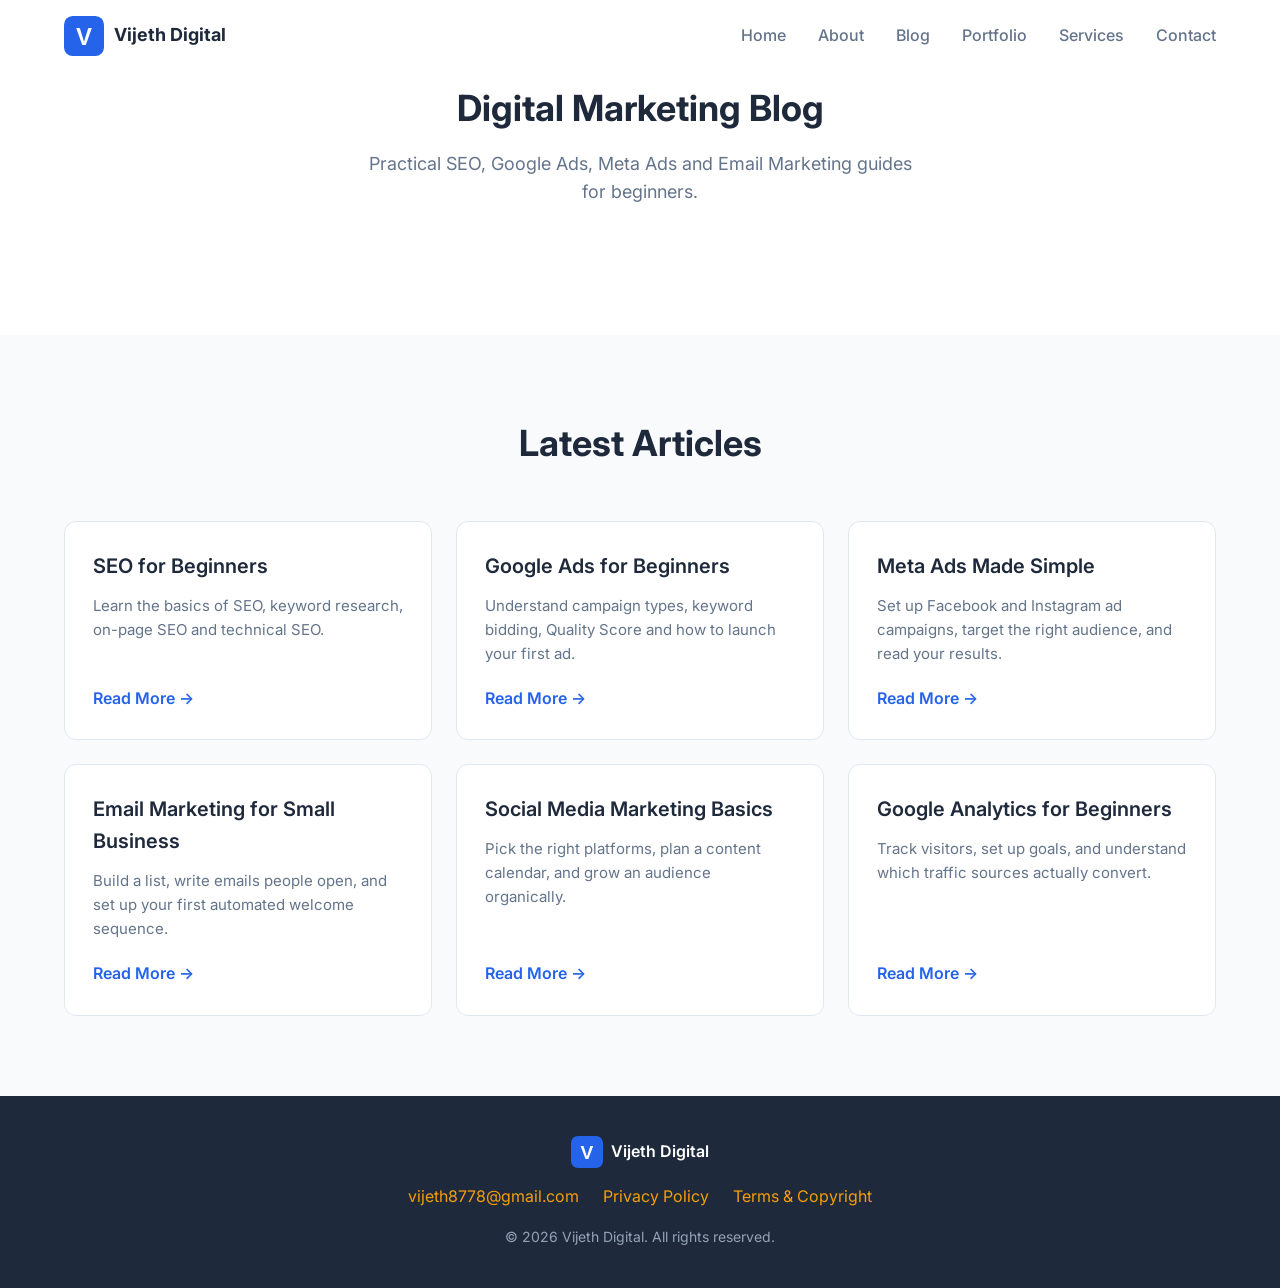
<file: blog.html>
<!DOCTYPE html>
<html lang="en">
<head>
  <meta charset="UTF-8">
  <link rel="dns-prefetch" href="https://www.googletagmanager.com">
<link rel="dns-prefetch" href="https://fonts.googleapis.com">
<link rel="preconnect" href="https://www.googletagmanager.com">
<link rel="preconnect" href="https://www.google-analytics.com">
  <link rel="preload" href="styles.min.css" as="style">
  <meta name="theme-color" content="#2563eb">
  <meta name="viewport" content="width=device-width, initial-scale=1.0">

  <!-- Primary Meta Tags -->
  <title>blog on digital marketing | Vijeth Digital</title>
  <meta name="description" content="Read free SEO, Google Ads, Meta Ads, Email Marketing and Digital Marketing articles from Vijeth Digital to improve your online marketing skills.">
  <meta name="robots" content="index, follow">

  <!-- Canonical -->
  <link rel="canonical" href="https://easy-to-learn-murex.vercel.app/blog.html">

  <!-- Favicon -->
  <link rel="icon" href="logo.svg" type="image/svg+xml">

  <!-- Open Graph Tags -->
  <meta property="og:type" content="website">
  <meta property="og:site_name" content="Vijeth Digital">
  <meta property="og:locale" content="en_US">
  <meta property="og:title" content="Digital Marketing Blog | Vijeth Digital">
  <meta property="og:description" content="Read free SEO, Google Ads, Meta Ads, Email Marketing and Digital Marketing articles from Vijeth Digital to improve your online marketing skills.">
  <meta property="og:url" content="https://easy-to-learn-murex.vercel.app/blog.html">
  <meta property="og:image" content="https://easy-to-learn-murex.vercel.app/vijeth-digital-preview.jpg">
  <meta property="og:image:width" content="1536">
  <meta property="og:image:height" content="1024">

  <!-- Twitter Card Tags -->
  <meta name="twitter:card" content="summary_large_image">
  <meta name="twitter:title" content="Digital Marketing Blog | Vijeth Digital">
  <meta name="twitter:description" content="Read free SEO, Google Ads, Meta Ads, Email Marketing and Digital Marketing articles from Vijeth Digital to improve your online marketing skills.">
  <meta name="twitter:url" content="https://easy-to-learn-murex.vercel.app/blog.html">
  <meta name="twitter:image" content="https://easy-to-learn-murex.vercel.app/vijeth-digital-preview.jpg">

  <!-- Schema: Blog -->
  <script type="application/ld+json">
  {
    "@context": "https://schema.org",
    "@type": "Blog",
    "name": "Vijeth Digital Blog",
    "url": "https://easy-to-learn-murex.vercel.app/blog.html",
    "publisher": {
      "@type": "Organization",
      "name": "Vijeth Digital",
      "founder": {
        "@type": "Person",
        "name": "Vijeth Balakrishnan"
      }
    }
  }
  </script>

  <!-- Schema: BreadcrumbList -->
  <script type="application/ld+json">
  {
    "@context": "https://schema.org",
    "@type": "BreadcrumbList",
    "itemListElement": [
      {
        "@type": "ListItem",
        "position": 1,
        "name": "Home",
        "item": "https://easy-to-learn-murex.vercel.app/"
      },
      {
        "@type": "ListItem",
        "position": 2,
        "name": "Blog",
        "item": "https://easy-to-learn-murex.vercel.app/blog.html"
      }
    ]
  }
  </script>

  <!-- Schema: ItemList -->
  <script type="application/ld+json">
  {
    "@context": "https://schema.org",
    "@type": "ItemList",
    "name": "Digital Marketing Blog",
    "itemListElement": [
      {
        "@type": "ListItem",
        "position": 1,
        "url": "https://easy-to-learn-murex.vercel.app/seo.html",
        "name": "SEO for Beginners"
      },
      {
        "@type": "ListItem",
        "position": 2,
        "url": "https://easy-to-learn-murex.vercel.app/google-ads.html",
        "name": "Google Ads for Beginners"
      },
      {
        "@type": "ListItem",
        "position": 3,
        "url": "https://easy-to-learn-murex.vercel.app/meta-ads.html",
        "name": "Meta Ads Made Simple"
      },
      {
        "@type": "ListItem",
        "position": 4,
        "url": "https://easy-to-learn-murex.vercel.app/email-marketing.html",
        "name": "Email Marketing 101"
      },
      {
        "@type": "ListItem",
        "position": 5,
        "url": "https://easy-to-learn-murex.vercel.app/social-media.html",
        "name": "Social Media Marketing Basics"
      },
      {
        "@type": "ListItem",
        "position": 6,
        "url": "https://easy-to-learn-murex.vercel.app/google-analytics.html",
        "name": "Google Analytics for Beginners"
      }
    ]
  }
  </script>

  <!-- Fonts -->
  <link rel="preconnect" href="https://fonts.googleapis.com">
  <link rel="preconnect" href="https://fonts.gstatic.com" crossorigin>
  <link rel="stylesheet" href="https://fonts.googleapis.com/css2?family=Inter:wght@400;500;600;700&display=swap" media="print" onload="this.media='all'">
  <noscript>
    <link rel="stylesheet" href="https://fonts.googleapis.com/css2?family=Inter:wght@400;500;600;700&display=swap">
  </noscript>

  <!-- Stylesheet -->
  <link rel="stylesheet" href="styles.min.css">

  <!-- Google Analytics -->
</head>
<body>
  <header class="navbar" id="navbar">
    <div class="container navbar__inner">
      <a href="/" class="logo">
        <img src="logo.svg" alt="Vijeth Digital Logo" class="logo__icon" width="40" height="40">
        <span class="logo__text">Vijeth Digital</span>
      </a>
      <button class="navbar__toggle" id="menuToggle" aria-label="Toggle navigation menu" aria-expanded="false" aria-controls="navMenu">
        <span class="navbar__toggle-bar"></span>
        <span class="navbar__toggle-bar"></span>
        <span class="navbar__toggle-bar"></span>
      </button>
      <nav class="navbar__nav" id="navMenu">
        <a href="/" class="nav-link">Home</a>
        <a href="/#about" class="nav-link">About</a>
        <a href="blog.html" class="nav-link">Blog</a>
        <a href="portfolio.html" class="nav-link">Portfolio</a>
        <a href="/#services" class="nav-link">Services</a>
        <a href="/#contact" class="nav-link">Contact</a>
      </nav>
    </div>
  </header>

  <main>
    <section class="section">
      <div class="container">
        <div class="section-header">
          <h1 class="section-title">Digital Marketing Blog</h1>
          <p class="section-subtitle">Practical SEO, Google Ads, Meta Ads and Email Marketing guides for beginners.</p>
        </div>
      </div>
    </section>

    <section class="section section--alt">
      <div class="container">
        <div class="section-header">
          <h2 class="section-title">Latest Articles</h2>
        </div>
        <div class="courses__grid">
          <article class="course-card">
            <h3 class="course-card__title">SEO for Beginners</h3>
            <p class="course-card__desc">Learn the basics of SEO, keyword research, on-page SEO and technical SEO.</p>
            <a href="seo.html" class="course-card__link">Read More →</a>
          </article>
          <article class="course-card">
            <h3 class="course-card__title">Google Ads for Beginners</h3>
            <p class="course-card__desc">Understand campaign types, keyword bidding, Quality Score and how to launch your first ad.</p>
            <a href="google-ads.html" class="course-card__link">Read More →</a>
          </article>
          <article class="course-card">
            <h3 class="course-card__title">Meta Ads Made Simple</h3>
            <p class="course-card__desc">Set up Facebook and Instagram ad campaigns, target the right audience, and read your results.</p>
            <a href="meta-ads.html" class="course-card__link">Read More →</a>
          </article>
          <article class="course-card">
            <h3 class="course-card__title"> Email Marketing for Small Business</h3>
            <p class="course-card__desc">Build a list, write emails people open, and set up your first automated welcome sequence.</p>
            <a href="email-marketing.html" class="course-card__link">Read More →</a>
          </article>
          <article class="course-card">
            <h3 class="course-card__title">Social Media Marketing Basics</h3>
            <p class="course-card__desc">Pick the right platforms, plan a content calendar, and grow an audience organically.</p>
            <a href="social-media.html" class="course-card__link">Read More →</a>
          </article>
          <article class="course-card">
            <h3 class="course-card__title">Google Analytics for Beginners</h3>
            <p class="course-card__desc">Track visitors, set up goals, and understand which traffic sources actually convert.</p>
            <a href="google-analytics.html" class="course-card__link">Read More →</a>
          </article>
        </div>
      </div>
    </section>
  </main>

  <footer class="footer">
    <div class="container footer__inner">
      <div class="footer__brand">
        <img src="logo.svg" alt="Vijeth Digital Logo" class="logo__icon" width="32" height="32">
        <span>Vijeth Digital</span>
      </div>
      <div class="footer__links">
        <a href="mailto:vijeth8778@gmail.com">vijeth8778@gmail.com</a>
        <a href="privacy-policy.html">Privacy Policy</a>
        <a href="terms-and-copyright.html">Terms & Copyright</a>
      </div>
      <p class="footer__copy">&copy; 2026 Vijeth Digital. All rights reserved.</p>
    </div>
  </footer>
  <script src="main.min.js" defer></script>
  <script async defer src="https://www.googletagmanager.com/gtag/js?id=G-7C42LFZFBS"></script>
  <script>
    window.dataLayer = window.dataLayer || [];
    function gtag(){dataLayer.push(arguments);}
    gtag('js', new Date());
    gtag('config', 'G-7C42LFZFBS');
  </script>
</body>
</html>
</file>
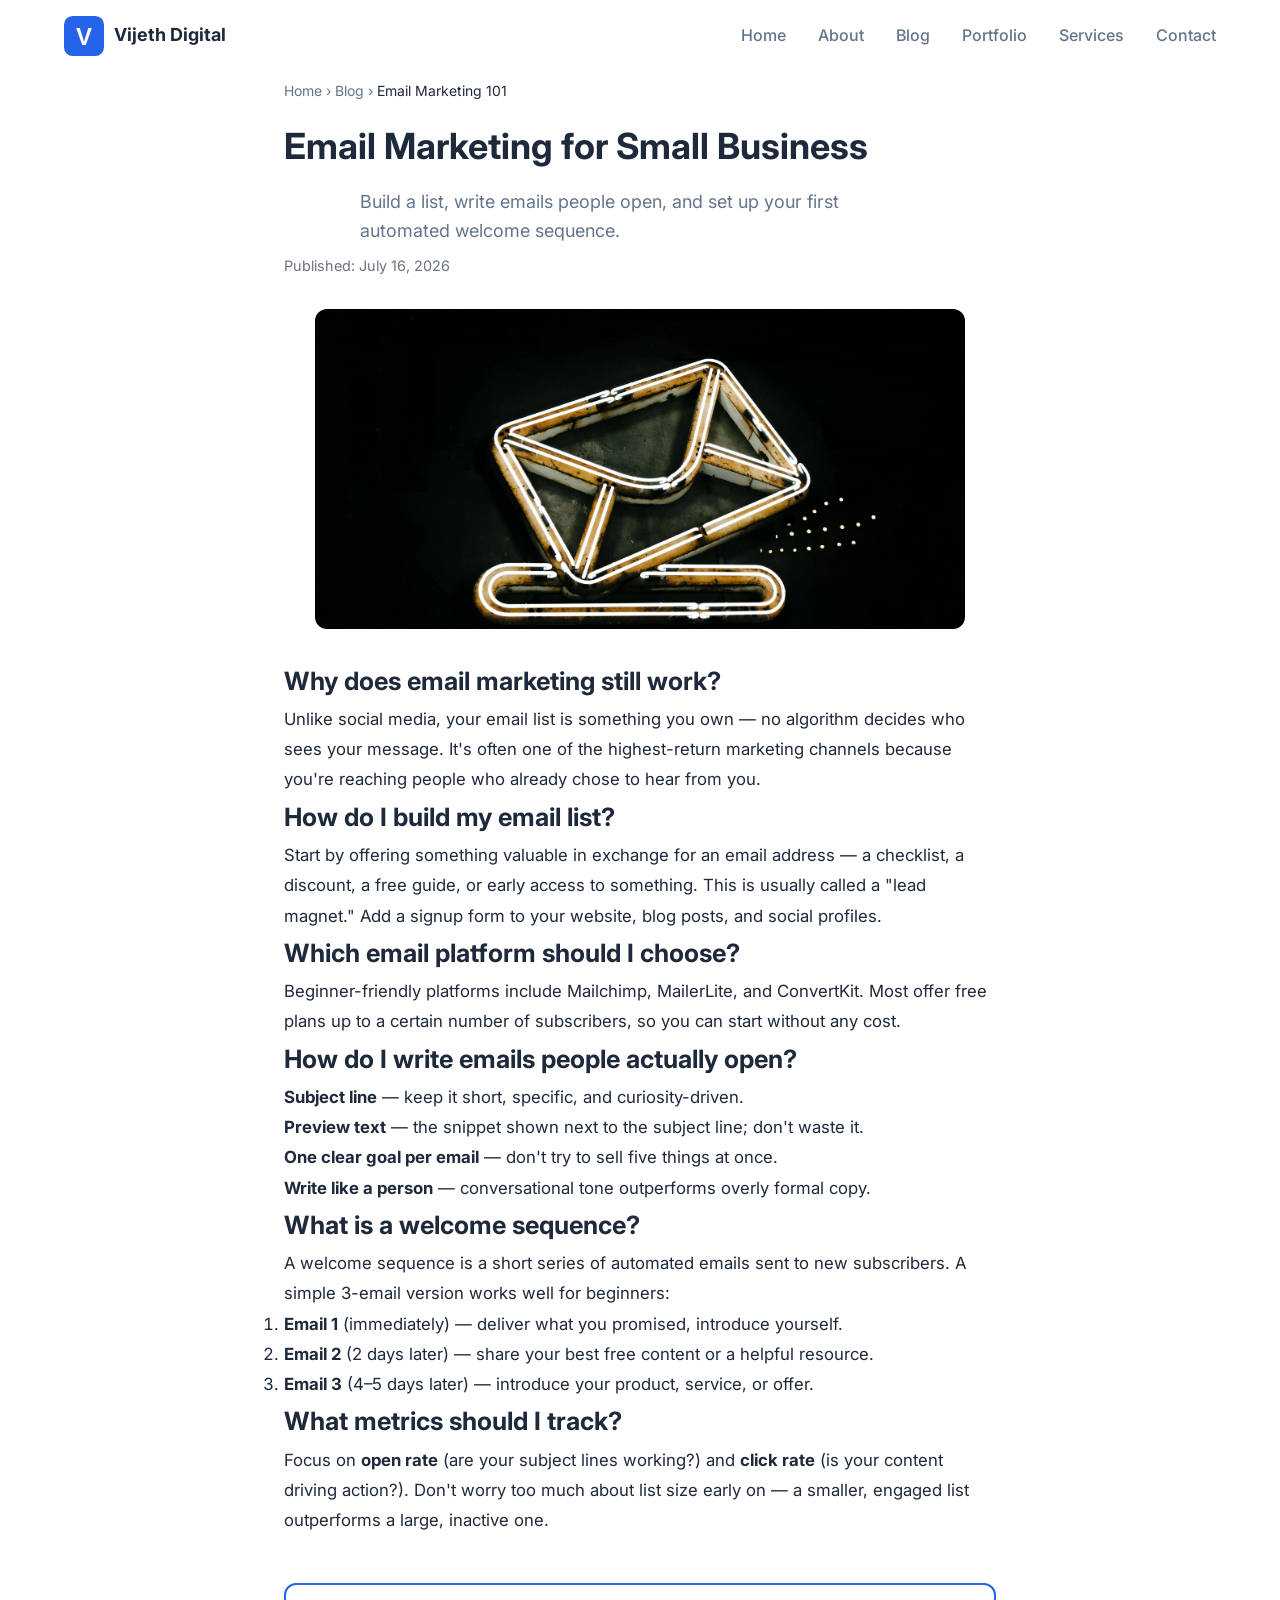
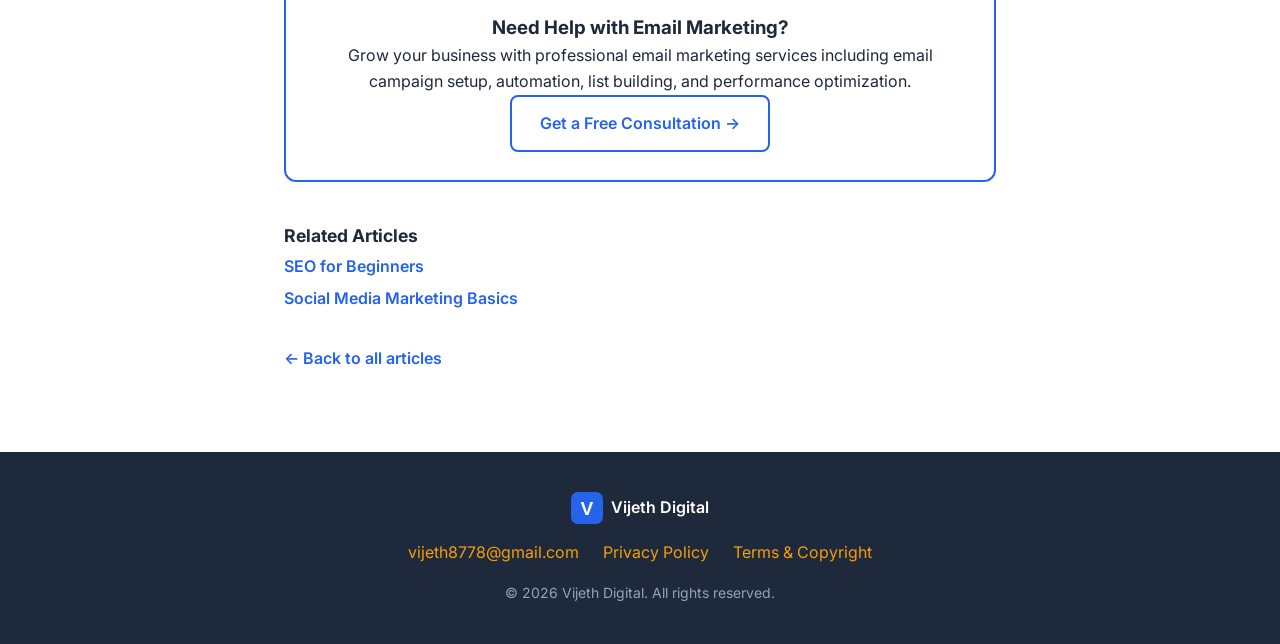
<file: email-marketing.html>
<!DOCTYPE html>
<html lang="en">
<head>
  <meta charset="UTF-8">
  <link rel="dns-prefetch" href="https://www.googletagmanager.com">
  <link rel="dns-prefetch" href="https://fonts.googleapis.com">
  <link rel="preconnect" href="https://www.googletagmanager.com">
  <link rel="preconnect" href="https://www.google-analytics.com">
  <link rel="preload" href="styles.min.css" as="style">
  <meta name="viewport" content="width=device-width, initial-scale=1.0">
 <title>Email Marketing for Small Business: Beginner's Guide | Vijeth Digital</title>
  <meta name="description" content="Learn email marketing basics: building a list, writing emails people open, and setting up your first automated welcome sequence.">
  <link rel="canonical" href="https://easy-to-learn-murex.vercel.app/email-marketing.html">
  <link rel="icon" href="/logo.svg" type="image/svg+xml">
  <meta name="robots" content="index, follow">
<meta property="og:title" content="Email Marketing 101 | Vijeth Digital">
<meta property="og:description" content="Learn email marketing basics: building a list, writing emails people open, and setting up your first automated welcome sequence.">
<meta property="og:image" content="https://easy-to-learn-murex.vercel.app/vijeth-digital-preview.jpg">
<meta property="og:url" content="https://easy-to-learn-murex.vercel.app/email-marketing.html">
<meta property="og:type" content="article">
  <meta property="og:site_name" content="Vijeth Digital">
<meta property="og:locale" content="en_US">
<meta property="og:image:width" content="1536">
<meta property="og:image:height" content="1024">
<meta name="twitter:url" content="https://easy-to-learn-murex.vercel.app/email-marketing.html">
<meta name="twitter:card" content="summary_large_image">
<meta name="twitter:title" content="Email Marketing 101 | Vijeth Digital">
<meta name="twitter:description" content="Learn email marketing basics: building a list, writing emails people open, and setting up your first automated welcome sequence.">
<meta name="twitter:image" content="https://easy-to-learn-murex.vercel.app/vijeth-digital-preview.jpg">
  <link rel="preconnect" href="https://fonts.googleapis.com">
<link rel="preconnect" href="https://fonts.gstatic.com" crossorigin>
<link rel="stylesheet" href="https://fonts.googleapis.com/css2?family=Inter:wght@400;500;600;700&display=swap" media="print" onload="this.media='all'">
<noscript><link rel="stylesheet" href="https://fonts.googleapis.com/css2?family=Inter:wght@400;500;600;700&display=swap"></noscript>
  <link rel="stylesheet" href="/styles.min.css">
  <script type="application/ld+json">
{
  "@context":"https://schema.org",
  "@type":"Article",
  "headline":"Email Marketing 101",
  "description":"Learn email marketing basics: building a list, writing emails people open, and setting up your first automated welcome sequence.",
  "image":"https://easy-to-learn-murex.vercel.app/vijeth-digital-preview.jpg",
  "author":{
    "@type":"Person",
    "name":"Vijeth Balakrishnan"
  },
  "publisher":{
    "@type":"Organization",
    "name":"Vijeth Digital"
  },
  "mainEntityOfPage":"https://easy-to-learn-murex.vercel.app/email-marketing.html",
  "datePublished":"2026-07-16",
  "dateModified":"2026-07-22"
}
</script>
  <script type="application/ld+json">
{
  "@context": "https://schema.org",
  "@type": "FAQPage",
  "mainEntity": [
    {
      "@type": "Question",
      "name": "Why does email marketing still work?",
      "acceptedAnswer": {
        "@type": "Answer",
        "text": "Unlike social media, your email list is something you own, with no algorithm deciding who sees your message, making it one of the highest-return marketing channels."
      }
    },
    {
      "@type": "Question",
      "name": "How do I build my email list?",
      "acceptedAnswer": {
        "@type": "Answer",
        "text": "Offer something valuable in exchange for an email address, such as a checklist, discount, or free guide, known as a lead magnet, and add a signup form to your website and social profiles."
      }
    },
    {
      "@type": "Question",
      "name": "How do I write emails people actually open?",
      "acceptedAnswer": {
        "@type": "Answer",
        "text": "Keep subject lines short and curiosity-driven, use preview text wisely, focus each email on one clear goal, and write in a conversational tone."
      }
    },
    {
      "@type": "Question",
      "name": "What is a welcome sequence?",
      "acceptedAnswer": {
        "@type": "Answer",
        "text": "A welcome sequence is a short series of automated emails sent to new subscribers, typically delivering what you promised, sharing helpful content, and then introducing your offer."
      }
    }
  ]
}
</script>
  <script type="application/ld+json">
{
  "@context": "https://schema.org",
  "@type": "BreadcrumbList",
  "itemListElement": [
    {
      "@type": "ListItem",
      "position": 1,
      "name": "Home",
      "item": "https://easy-to-learn-murex.vercel.app/"
    },
    {
      "@type": "ListItem",
      "position": 2,
      "name": "Blog",
      "item": "https://easy-to-learn-murex.vercel.app/blog.html"
    },
    {
      "@type": "ListItem",
      "position": 3,
      "name": "Email Marketing 101",
      "item": "https://easy-to-learn-murex.vercel.app/email-marketing.html"
    }
  ]
}
</script>
</head>
<body>
  <header class="navbar" id="navbar">
    <div class="container navbar__inner">
     <a href="/" class="logo">
        <img src="logo.svg" alt="Vijeth Digital Logo" class="logo__icon" width="40" height="40">
        <span class="logo__text">Vijeth Digital</span>
      </a>
      <nav class="navbar__nav" id="navMenu">
        <a href="/" class="nav-link">Home</a>
        <a href="/#about" class="nav-link">About</a>
        <a href="blog.html" class="nav-link">Blog</a>
        <a href="portfolio.html" class="nav-link">Portfolio</a>
        <a href="/#services" class="nav-link">Services</a>
        <a href="/#contact" class="nav-link">Contact</a>
      </nav>
    </div>
  </header>

  <main>
    <section class="section">
      <div class="container" style="max-width: 760px;">
        <nav aria-label="Breadcrumb" style="font-size: 0.875rem; color: #64748b; margin-bottom: 1rem;">
          <a href="/" style="color: #64748b;">Home</a> ›
          <a href="blog.html" style="color: #64748b;">Blog</a> ›
          <span style="color: #1e293b;">Email Marketing 101</span>
        </nav>

        <h1 class="section-title"> Email Marketing for Small Business</h1>
        <p class="section-subtitle" style="text-align:left; margin-bottom: 0.5rem;">
          Build a list, write emails people open, and set up your first automated welcome sequence.
        </p>
        <p style="color: #6b7280; font-size: 0.9rem; margin-bottom: 2rem;">
          Published: July 16, 2026
        </p>
        <img src="email-marketing.webp"
     alt="Email Marketing 101"
     class="article-image">

        <article style="line-height: 1.8; font-size: 1.05rem;">

          <h2>Why does email marketing still work?</h2>
          <p>
            Unlike social media, your email list is something you own — no algorithm decides
            who sees your message. It's often one of the highest-return marketing channels
            because you're reaching people who already chose to hear from you.
          </p>

          <h2>How do I build my email list?</h2>
          <p>
            Start by offering something valuable in exchange for an email address — a
            checklist, a discount, a free guide, or early access to something. This is
            usually called a "lead magnet." Add a signup form to your website, blog posts,
            and social profiles.
          </p>

          <h2>Which email platform should I choose?</h2>
          <p>
            Beginner-friendly platforms include Mailchimp, MailerLite, and ConvertKit. Most
            offer free plans up to a certain number of subscribers, so you can start without
            any cost.
          </p>

          <h2>How do I write emails people actually open?</h2>
          <ul>
            <li><strong>Subject line</strong> — keep it short, specific, and curiosity-driven.</li>
            <li><strong>Preview text</strong> — the snippet shown next to the subject line; don't waste it.</li>
            <li><strong>One clear goal per email</strong> — don't try to sell five things at once.</li>
            <li><strong>Write like a person</strong> — conversational tone outperforms overly formal copy.</li>
          </ul>

          <h2>What is a welcome sequence?</h2>
          <p>
            A welcome sequence is a short series of automated emails sent to new subscribers.
            A simple 3-email version works well for beginners:
          </p>
          <ol>
            <li><strong>Email 1</strong> (immediately) — deliver what you promised, introduce yourself.</li>
            <li><strong>Email 2</strong> (2 days later) — share your best free content or a helpful resource.</li>
            <li><strong>Email 3</strong> (4–5 days later) — introduce your product, service, or offer.</li>
          </ol>

          <h2>What metrics should I track?</h2>
          <p>
            Focus on <strong>open rate</strong> (are your subject lines working?) and
            <strong>click rate</strong> (is your content driving action?). Don't worry too
            much about list size early on — a smaller, engaged list outperforms a large,
            inactive one.
          </p>

        </article>
        <div style="margin-top: 3rem; padding: 1.75rem; border: 2px solid #2563eb; border-radius: 12px; text-align: center;">
          <h3>Need Help with Email Marketing?</h3>
      <p>Grow your business with professional email marketing services including email campaign setup, automation, list building, and performance optimization.</p>
     <a href="/#contact" class="btn btn-outline btn-lg">
  Get a Free Consultation →
</a>
        </div>

        <div style="margin-top: 2.5rem;">
          <h3 style="font-size: 1.1rem;">Related Articles</h3>
          <ul style="line-height: 2;">
            <li><a href="seo.html" class="course-card__link">SEO for Beginners</a></li>
            <li><a href="social-media.html" class="course-card__link">Social Media Marketing Basics</a></li>
          </ul>
        </div>

        <p style="margin-top: 2rem;">
          <a href="blog.html" class="course-card__link">← Back to all articles</a>
        </p>

      </div>
    </section>
  </main>

  <footer class="footer">
    <div class="container footer__inner">
      <div class="footer__brand">
        <img src="logo.svg" alt="Vijeth Digital Logo" class="logo__icon" width="32" height="32">
        <span>Vijeth Digital</span>
      </div>
      <div class="footer__links">
  <a href="mailto:vijeth8778@gmail.com">vijeth8778@gmail.com</a>
  <a href="privacy-policy.html">Privacy Policy</a>
        <a href="terms-and-copyright.html">Terms & Copyright</a>
</div>
      <p class="footer__copy">&copy; 2026 Vijeth Digital. All rights reserved.</p>
    </div>
  </footer>
  <script src="main.min.js" defer></script>
  <script async defer src="https://www.googletagmanager.com/gtag/js?id=G-7C42LFZFBS"></script>
  <script>
    window.dataLayer = window.dataLayer || [];
    function gtag(){dataLayer.push(arguments);}
    gtag('js', new Date());
    gtag('config', 'G-7C42LFZFBS');
  </script>
</body>
</html>
</file>
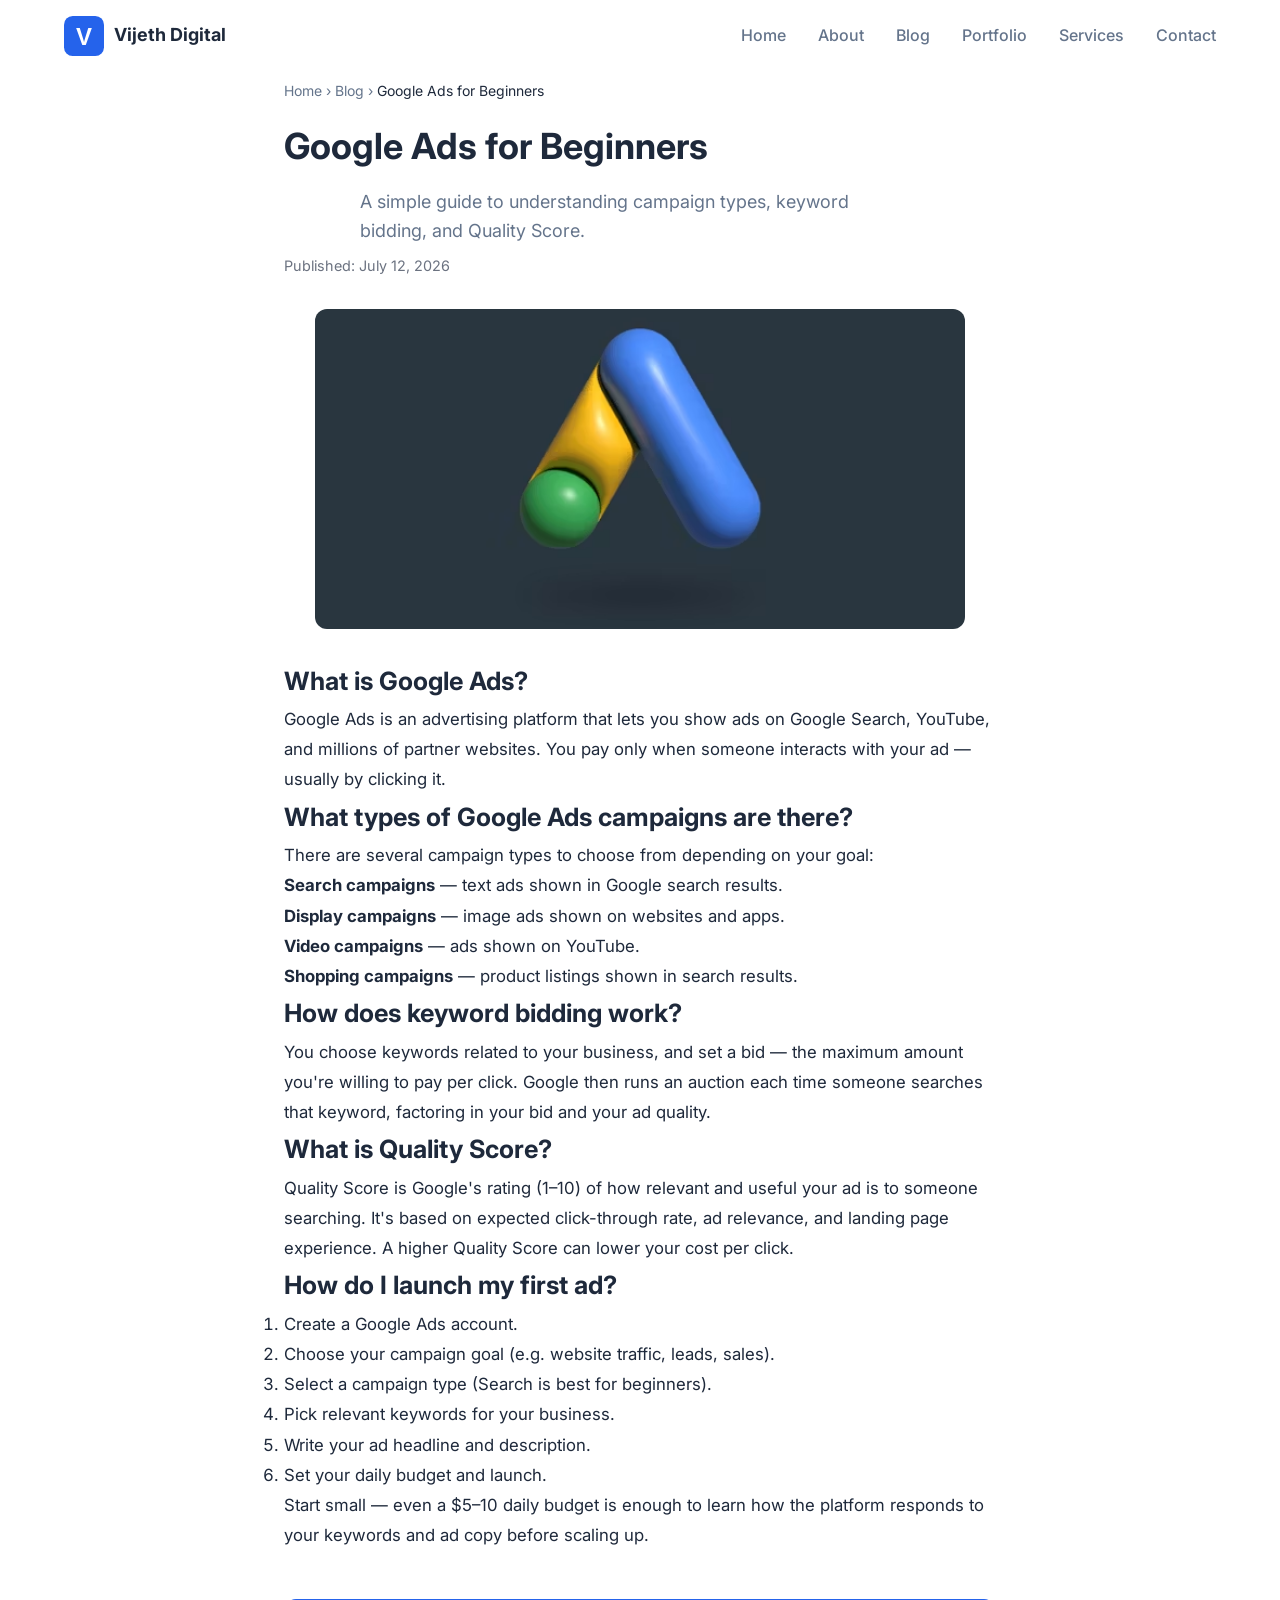
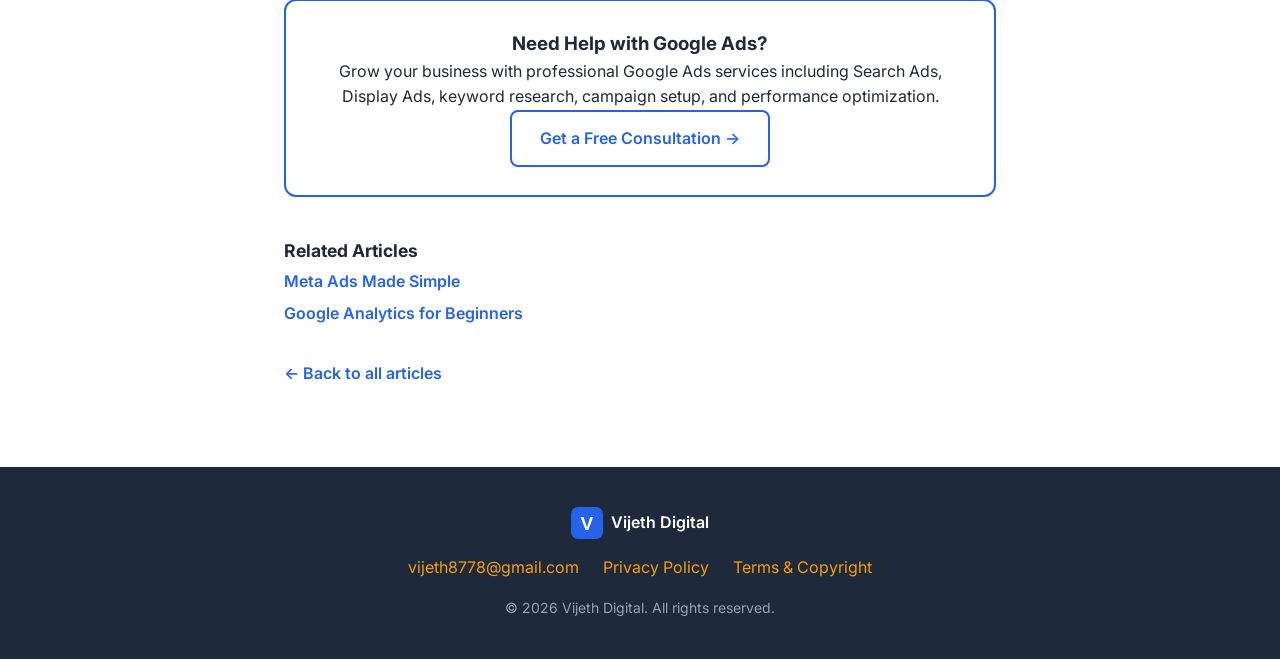
<file: google-ads.html>
<!DOCTYPE html>
<html lang="en">
<head>
  <meta charset="UTF-8">
<link rel="dns-prefetch" href="https://www.googletagmanager.com">
<link rel="dns-prefetch" href="https://fonts.googleapis.com">
<link rel="preconnect" href="https://www.googletagmanager.com">
<link rel="preconnect" href="https://www.google-analytics.com">
  <link rel="preload" href="styles.min.css" as="style">
  <meta name="viewport" content="width=device-width, initial-scale=1.0">
  <meta name="theme-color" content="#2563eb">
  <meta name="description" content="Learn Google Ads basics: campaign types, keyword bidding, Quality Score, and how to launch your first ad.">
  <meta name="keywords" content="Google Ads, PPC, Pay Per Click, Google Ads Tutorial, Search Ads, Google Advertising">
  <title>Google Ads for Beginners | Vijeth Digital</title>
  <link rel="canonical" href="https://easy-to-learn-murex.vercel.app/google-ads.html">
  <link rel="icon" href="/logo.svg" type="image/svg+xml">
  <meta name="robots" content="index, follow">
<meta property="og:title" content="Google Ads for Beginners | Vijeth Digital">
<meta property="og:description" content="Learn Google Ads basics: campaign types, keyword bidding, Quality Score, and how to launch your first ad.">
<meta property="og:image" content="https://easy-to-learn-murex.vercel.app/vijeth-digital-preview.jpg">
<meta property="og:url" content="https://easy-to-learn-murex.vercel.app/google-ads.html">
<meta property="og:type" content="article">
<meta property="og:site_name" content="Vijeth Digital">
<meta property="og:locale" content="en_US">
<meta property="og:image:width" content="1536">
<meta property="og:image:height" content="1024">
<meta property="og:image:type" content="image/jpeg">
<meta property="article:published_time" content="2026-07-12">
<meta name="twitter:card" content="summary_large_image">
<meta name="twitter:title" content="Google Ads for Beginners | Vijeth Digital">
<meta name="twitter:description" content="Learn Google Ads basics: campaign types, keyword bidding, Quality Score, and how to launch your first ad.">
<meta name="twitter:image" content="https://easy-to-learn-murex.vercel.app/vijeth-digital-preview.jpg">
  <meta name="twitter:image:alt" content="Google Ads tutorial showing campaign setup and keyword bidding">
<meta name="twitter:url" content="https://easy-to-learn-murex.vercel.app/google-ads.html">
 <link rel="preconnect" href="https://fonts.googleapis.com">
<link rel="preconnect" href="https://fonts.gstatic.com" crossorigin>
<link rel="stylesheet" href="https://fonts.googleapis.com/css2?family=Inter:wght@400;500;600;700&display=swap" media="print" onload="this.media='all'">
<noscript><link rel="stylesheet" href="https://fonts.googleapis.com/css2?family=Inter:wght@400;500;600;700&display=swap"></noscript>
  <link rel="stylesheet" href="/styles.min.css">
  <script type="application/ld+json">
{
  "@context": "https://schema.org",
  "@type": "Article",
  "headline": "Google Ads for Beginners",
  "description": "Learn Google Ads basics: campaign types, keyword bidding, Quality Score, and how to launch your first ad.",
  "image": [
    "https://easy-to-learn-murex.vercel.app/vijeth-digital-preview.jpg"
  ],
  "author": {
    "@type": "Person",
    "name": "Vijeth Balakrishnan"
  },
  "publisher": {
    "@type": "Organization",
    "name": "Vijeth Digital",
    "logo": {
      "@type": "ImageObject",
      "url": "https://easy-to-learn-murex.vercel.app/logo.svg"
    }
  },
  "mainEntityOfPage": {
    "@type": "WebPage",
    "@id": "https://easy-to-learn-murex.vercel.app/google-ads.html"
  },
  "datePublished": "2026-07-12",
  "articleSection": "Google Ads",
  "keywords": [
    "Google Ads",
    "PPC",
    "Search Ads",
    "Keyword Bidding",
    "Quality Score"
  ],
  "inLanguage": "en",
  "wordCount": 600,
  "articleBody": "Google Ads is an online advertising platform that allows businesses to advertise on Google Search, YouTube, and partner websites. Learn campaign types, keyword bidding, Quality Score, and the steps to launch your first Google Ads campaign."
}
</script>
  <script type="application/ld+json">
{
  "@context": "https://schema.org",
  "@type": "FAQPage",
  "mainEntity": [
    {
      "@type": "Question",
      "name": "What is Google Ads?",
      "acceptedAnswer": {
        "@type": "Answer",
        "text": "Google Ads is an advertising platform that lets you show ads on Google Search, YouTube, and millions of partner websites, where you pay only when someone interacts with your ad."
      }
    },
    {
      "@type": "Question",
      "name": "What types of Google Ads campaigns are there?",
      "acceptedAnswer": {
        "@type": "Answer",
        "text": "The main campaign types are Search campaigns, Display campaigns, Video campaigns, and Shopping campaigns, each suited to different goals."
      }
    },
    {
      "@type": "Question",
      "name": "How does keyword bidding work?",
      "acceptedAnswer": {
        "@type": "Answer",
        "text": "You choose keywords related to your business and set a bid, the maximum you're willing to pay per click, and Google runs an auction each time someone searches that keyword."
      }
    },
    {
      "@type": "Question",
      "name": "What is Quality Score?",
      "acceptedAnswer": {
        "@type": "Answer",
        "text": "Quality Score is Google's rating from 1 to 10 of how relevant and useful your ad is to someone searching, based on click-through rate, ad relevance, and landing page experience."
      }
    }
  ]
}
</script>
  <script type="application/ld+json">
{
  "@context": "https://schema.org",
  "@type": "BreadcrumbList",
  "itemListElement": [
    {
      "@type": "ListItem",
      "position": 1,
      "name": "Home",
      "item": "https://easy-to-learn-murex.vercel.app/"
    },
    {
      "@type": "ListItem",
      "position": 2,
      "name": "Blog",
      "item": "https://easy-to-learn-murex.vercel.app/blog.html"
    },
    {
      "@type": "ListItem",
      "position": 3,
      "name": "Google Ads for Beginners",
      "item": "https://easy-to-learn-murex.vercel.app/google-ads.html"
    }
  ]
}
</script>
</head>
<body>
  <header class="navbar" id="navbar">
    <div class="container navbar__inner">
      <a href="/" class="logo">
        <img src="logo.svg" alt="Vijeth Digital Logo" class="logo__icon" width="40" height="40">
        <span class="logo__text">Vijeth Digital</span>
      </a>
      <nav class="navbar__nav" id="navMenu">
        <a href="/" class="nav-link">Home</a>
        <a href="/#about" class="nav-link">About</a>
        <a href="blog.html" class="nav-link">Blog</a>
        <a href="portfolio.html" class="nav-link">Portfolio</a>
        <a href="/#services" class="nav-link">Services</a>
        <a href="/#contact" class="nav-link">Contact</a>
      </nav>
    </div>
  </header>

  <main>
    <section class="section">
    <div class="container" style="max-width: 760px;">

        <nav aria-label="Breadcrumb" style="font-size: 0.875rem; color: #64748b; margin-bottom: 1rem;">
          <a href="/" style="color: #64748b;">Home</a> ›
          <a href="blog.html" style="color: #64748b;">Blog</a> ›
          <span style="color: #1e293b;">Google Ads for Beginners</span>
        </nav>

        <h1 class="section-title">Google Ads for Beginners</h1>
        <p class="section-subtitle" style="text-align:left; margin-bottom: 0.5rem;">
          A simple guide to understanding campaign types, keyword bidding, and Quality Score.
        </p>
        <p style="color: #6b7280; font-size: 0.9rem; margin-bottom: 2rem;">
          Published: July 12, 2026
        </p>
        <img
  src="google-ads.jpg"
  alt="Google Ads for Beginners guide showing campaign setup, keyword bidding, and Quality Score"
  class="article-image"
  width="1200"
  height="630"
  loading="eager"
  fetchpriority="high">

        <article style="line-height: 1.8; font-size: 1.05rem;">

          <h2>What is Google Ads?</h2>
          <p>
            Google Ads is an advertising platform that lets you show ads on Google Search,
            YouTube, and millions of partner websites. You pay only when someone interacts
            with your ad — usually by clicking it.
          </p>

          <h2>What types of Google Ads campaigns are there?</h2>
          <p>
            There are several campaign types to choose from depending on your goal:
          </p>
          <ul>
            <li><strong>Search campaigns</strong> — text ads shown in Google search results.</li>
            <li><strong>Display campaigns</strong> — image ads shown on websites and apps.</li>
            <li><strong>Video campaigns</strong> — ads shown on YouTube.</li>
            <li><strong>Shopping campaigns</strong> — product listings shown in search results.</li>
          </ul>

          <h2>How does keyword bidding work?</h2>
          <p>
            You choose keywords related to your business, and set a bid — the maximum
            amount you're willing to pay per click. Google then runs an auction each time
            someone searches that keyword, factoring in your bid and your ad quality.
          </p>

          <h2>What is Quality Score?</h2>
          <p>
            Quality Score is Google's rating (1–10) of how relevant and useful your ad is
            to someone searching. It's based on expected click-through rate, ad relevance,
            and landing page experience. A higher Quality Score can lower your cost per click.
          </p>

          <h2>How do I launch my first ad?</h2>
          <ol>
            <li>Create a Google Ads account.</li>
            <li>Choose your campaign goal (e.g. website traffic, leads, sales).</li>
            <li>Select a campaign type (Search is best for beginners).</li>
            <li>Pick relevant keywords for your business.</li>
            <li>Write your ad headline and description.</li>
            <li>Set your daily budget and launch.</li>
          </ol>

          <p>
            Start small — even a $5–10 daily budget is enough to learn how the platform
            responds to your keywords and ad copy before scaling up.
          </p>
        </article>
       <div style="margin-top: 3rem; padding: 1.75rem; border: 2px solid #2563eb; border-radius: 12px; text-align: center;">
  <h3>Need Help with Google Ads?</h3>
  <p>Grow your business with professional Google Ads services including Search Ads,
    Display Ads, keyword research, campaign setup, and performance optimization.</p>
<a href="/#contact" class="btn btn-outline btn-lg">
  Get a Free Consultation →
</a>
      </div>
       <div style="margin-top: 2.5rem;">
          <h3 style="font-size: 1.1rem;">Related Articles</h3>
          <ul style="line-height: 2;">
            <li><a href="meta-ads.html" class="course-card__link">Meta Ads Made Simple</a></li>
            <li><a href="google-analytics.html" class="course-card__link">Google Analytics for Beginners</a></li>
          </ul>
        </div>

        <p style="margin-top: 2rem;">
          <a href="blog.html" class="course-card__link">← Back to all articles</a>
        </p>

      </div>
    </section>
  </main>

  <footer class="footer">
    <div class="container footer__inner">
      <div class="footer__brand">
        <img src="logo.svg" alt="Vijeth Digital Logo" class="logo__icon" width="32" height="32">
        <span>Vijeth Digital</span>
      </div>
      <div class="footer__links">
  <a href="mailto:vijeth8778@gmail.com">vijeth8778@gmail.com</a>
  <a href="privacy-policy.html">Privacy Policy</a>
        <a href="terms-and-copyright.html">Terms & Copyright</a>
</div>
      <p class="footer__copy">&copy; 2026 Vijeth Digital. All rights reserved.</p>
    </div>
  </footer>

 <script src="main.min.js" defer></script>
  <script async defer src="https://www.googletagmanager.com/gtag/js?id=G-7C42LFZFBS"></script>
  <script>
    window.dataLayer = window.dataLayer || [];
    function gtag(){dataLayer.push(arguments);}
    gtag('js', new Date());
    gtag('config', 'G-7C42LFZFBS');
  </script>
</body>
</html>
</file>
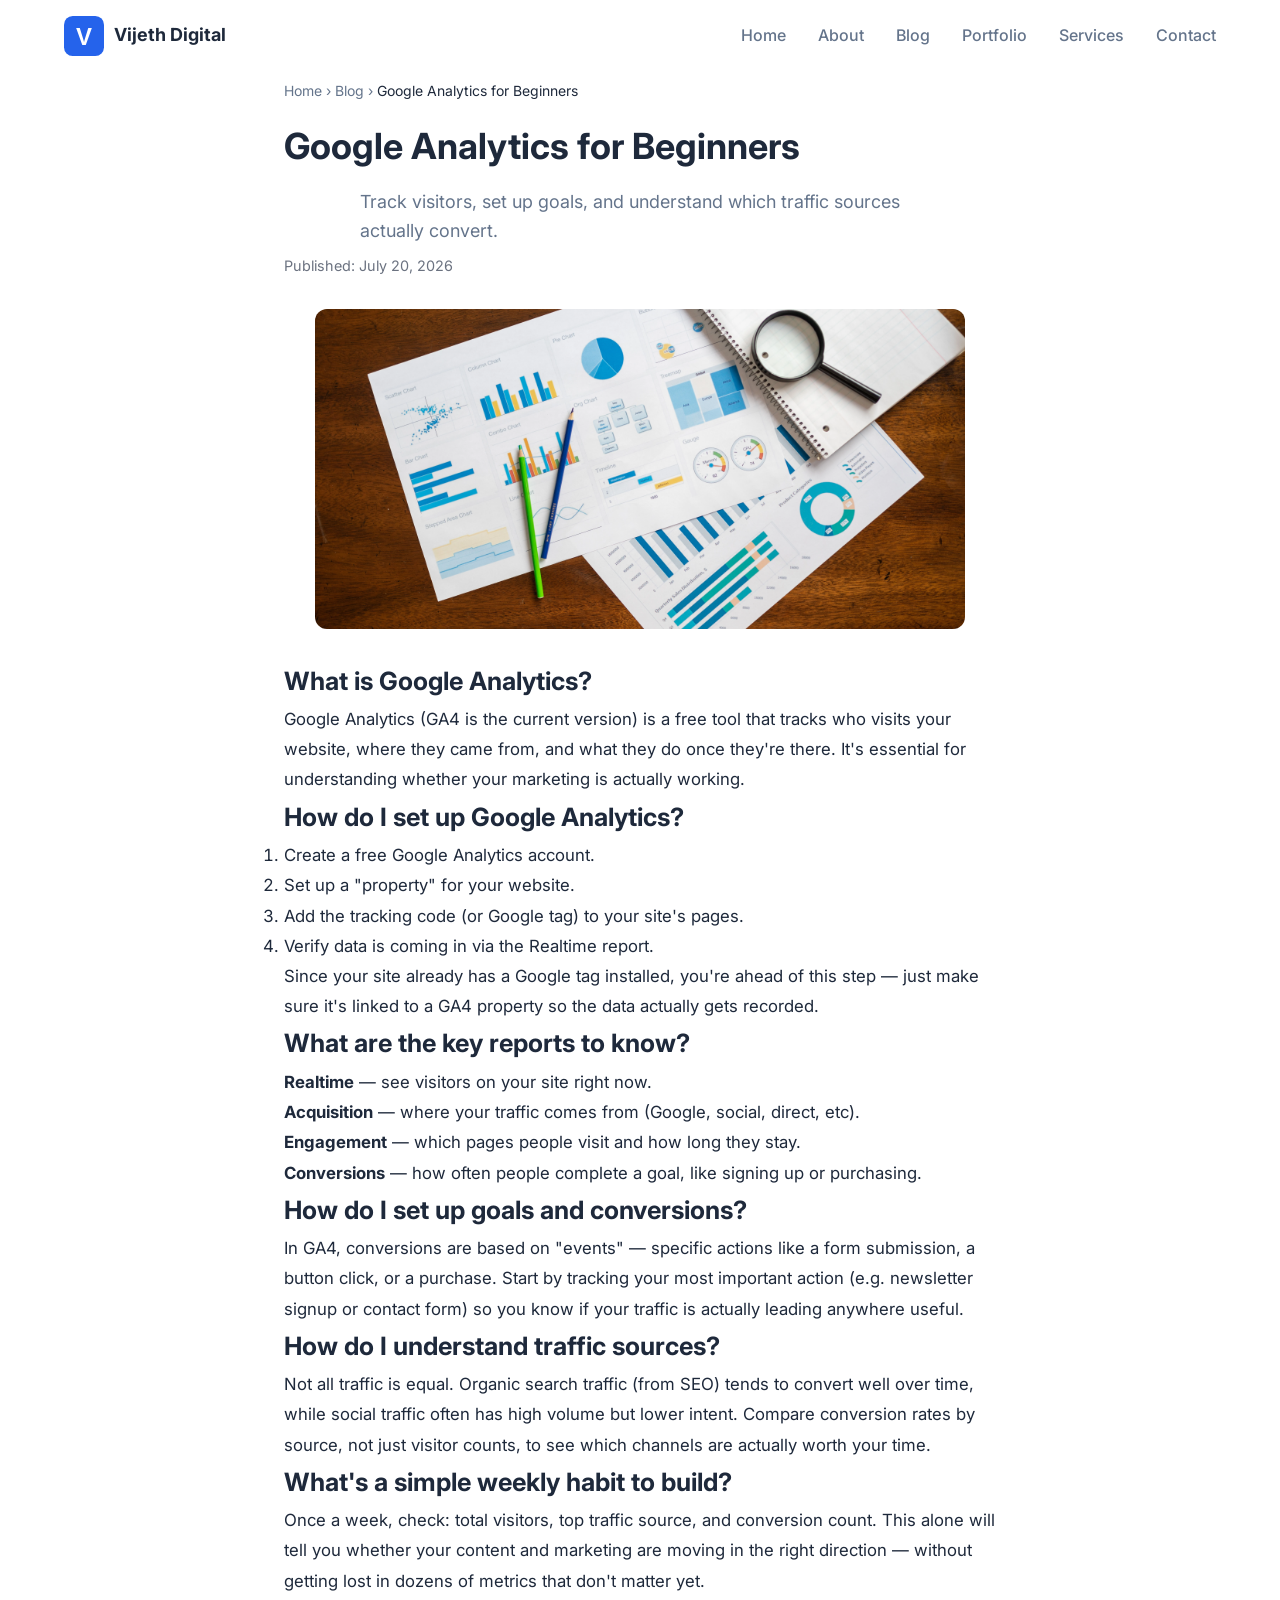
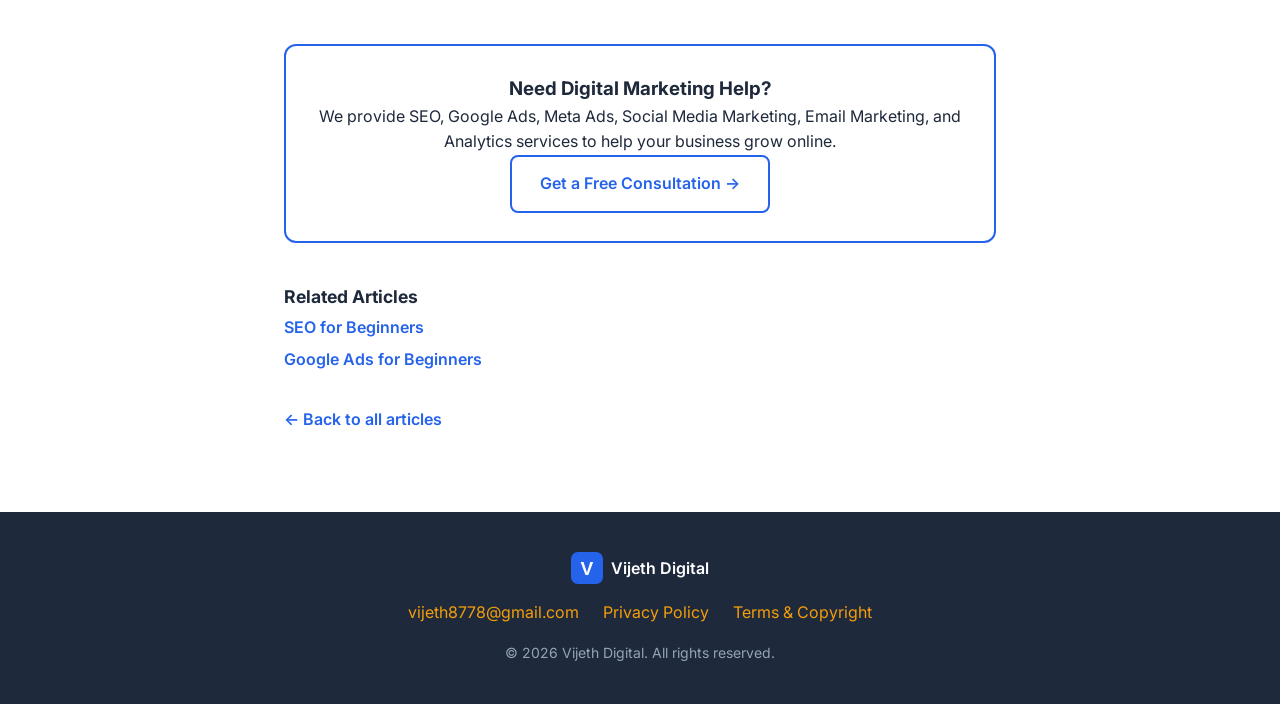
<file: google-analytics.html>
<!DOCTYPE html>
<html lang="en">
<head>
<meta charset="UTF-8">
<link rel="dns-prefetch" href="https://www.googletagmanager.com">
<link rel="dns-prefetch" href="https://fonts.googleapis.com">
<link rel="preconnect" href="https://www.googletagmanager.com">
<link rel="preconnect" href="https://www.google-analytics.com">
  <link rel="preload" href="styles.min.css" as="style">
  <meta name="viewport" content="width=device-width, initial-scale=1.0">
  <meta name="theme-color" content="#2563eb">
  <meta name="description" content="Learn Google Analytics basics: tracking visitors, setting up goals, and understanding which traffic sources convert.">
  <meta name="keywords" content="Google Analytics, GA4, Web Analytics, Google Analytics Tutorial, Website Analytics">
  <title>Google Analytics for Beginners | Vijeth Digital</title>
  <link rel="canonical" href="https://easy-to-learn-murex.vercel.app/google-analytics.html">
  <link rel="icon" href="/logo.svg" type="image/svg+xml">
  <meta name="robots" content="index, follow">
<meta property="og:title" content="Google Analytics for Beginners | Vijeth Digital">
<meta property="og:description" content="Learn Google Analytics basics: tracking visitors, setting up goals, and understanding which traffic sources convert.">
<meta property="og:image" content="https://easy-to-learn-murex.vercel.app/vijeth-digital-preview.jpg">
<meta property="og:url" content="https://easy-to-learn-murex.vercel.app/google-analytics.html">
<meta property="og:type" content="article">
  <meta property="og:site_name" content="Vijeth Digital">
<meta property="og:locale" content="en_US">
<meta property="og:image:width" content="1536">
<meta property="og:image:height" content="1024">
<meta property="og:image:type" content="image/jpeg">
<meta property="article:published_time" content="2026-07-20">
<meta property="article:author" content="Vijeth Balakrishnan">
<meta name="twitter:card" content="summary_large_image">
<meta name="twitter:title" content="Google Analytics for Beginners | Vijeth Digital">
<meta name="twitter:description" content="Learn Google Analytics basics: tracking visitors, setting up goals, and understanding which traffic sources convert.">
<meta name="twitter:image" content="https://easy-to-learn-murex.vercel.app/vijeth-digital-preview.jpg">
  <meta name="twitter:image:alt" content="Google Analytics dashboard showing website traffic reports">
<meta name="twitter:url" content="https://easy-to-learn-murex.vercel.app/google-analytics.html">
  <link rel="preconnect" href="https://fonts.googleapis.com">
<link rel="preconnect" href="https://fonts.gstatic.com" crossorigin>
<link rel="stylesheet" href="https://fonts.googleapis.com/css2?family=Inter:wght@400;500;600;700&display=swap" media="print" onload="this.media='all'">
<noscript><link rel="stylesheet" href="https://fonts.googleapis.com/css2?family=Inter:wght@400;500;600;700&display=swap"></noscript>
  <link rel="stylesheet" href="/styles.min.css">
  <script type="application/ld+json">
{
  "@context": "https://schema.org",
  "@type": "Article",
  "headline": "Google Analytics for Beginners",
  "description": "Learn Google Analytics basics: tracking visitors, setting up goals, and understanding which traffic sources convert.",
  "image": [
    "https://easy-to-learn-murex.vercel.app/vijeth-digital-preview.jpg"
  ],
  "author": {
    "@type": "Person",
    "name": "Vijeth Balakrishnan"
  },
  "publisher": {
    "@type": "Organization",
    "name": "Vijeth Digital",
    "logo": {
      "@type": "ImageObject",
      "url": "https://easy-to-learn-murex.vercel.app/logo.svg"
    }
  },
  "mainEntityOfPage": {
    "@type": "WebPage",
    "@id": "https://easy-to-learn-murex.vercel.app/google-analytics.html"
  },
  "datePublished": "2026-07-20",
  "dateModified": "2026-07-20",
  "articleSection": "Google Analytics",
  "keywords": [
    "Google Analytics",
    "GA4",
    "Web Analytics",
    "Traffic Sources",
    "Conversions"
  ],
  "inLanguage": "en",
  "wordCount": 620,
  "articleBody": "Google Analytics (GA4) is a free web analytics platform that helps website owners measure visitor behavior, traffic sources, user engagement, and conversions. This beginner's guide explains how to set up Google Analytics, install the Google tag, understand key reports such as Realtime, Acquisition, Engagement, and Conversions, configure goals, analyze traffic sources, and use data to improve website performance and marketing results."
}
</script>
  <script type="application/ld+json">
{
  "@context": "https://schema.org",
  "@type": "FAQPage",
  "mainEntity": [
    {
      "@type": "Question",
      "name": "What is Google Analytics?",
      "acceptedAnswer": {
        "@type": "Answer",
        "text": "Google Analytics, currently GA4, is a free tool that tracks who visits your website, where they came from, and what they do once they're there."
      }
    },
    {
      "@type": "Question",
      "name": "How do I set up Google Analytics?",
      "acceptedAnswer": {
        "@type": "Answer",
        "text": "Create a free Google Analytics account, set up a property for your website, add the tracking code to your site's pages, and verify data through the Realtime report."
      }
    },
    {
      "@type": "Question",
      "name": "What are the key Google Analytics reports?",
      "acceptedAnswer": {
        "@type": "Answer",
        "text": "The key reports are Realtime for current visitors, Acquisition for traffic sources, Engagement for page visits and time spent, and Conversions for completed goals."
      }
    },
    {
      "@type": "Question",
      "name": "How do I understand traffic sources?",
      "acceptedAnswer": {
        "@type": "Answer",
        "text": "Organic search traffic tends to convert well over time, while social traffic often has high volume but lower intent, so compare conversion rates by source rather than just visitor counts."
      }
    }
  ]
}
</script>
  <script type="application/ld+json">
{
  "@context": "https://schema.org",
  "@type": "BreadcrumbList",
  "itemListElement": [
    {
      "@type": "ListItem",
      "position": 1,
      "name": "Home",
      "item": "https://easy-to-learn-murex.vercel.app/"
    },
    {
      "@type": "ListItem",
      "position": 2,
      "name": "Blog",
      "item": "https://easy-to-learn-murex.vercel.app/blog.html"
    },
    {
      "@type": "ListItem",
      "position": 3,
      "name": "Google Analytics for Beginners",
      "item": "https://easy-to-learn-murex.vercel.app/google-analytics.html"
    }
  ]
}
</script>
</head>
<body>
  <header class="navbar" id="navbar">
    <div class="container navbar__inner">
      <a href="/" class="logo">
       <img src="logo.svg" alt="Vijeth Digital Logo" class="logo__icon" width="40" height="40">
        <span class="logo__text">Vijeth Digital</span>
      </a>
      <nav class="navbar__nav" id="navMenu">
        <a href="/" class="nav-link">Home</a>
        <a href="/#about" class="nav-link">About</a>
        <a href="blog.html" class="nav-link">Blog</a>
        <a href="portfolio.html" class="nav-link">Portfolio</a>
        <a href="/#services" class="nav-link">Services</a>
        <a href="/#contact" class="nav-link">Contact</a>
      </nav>
    </div>
  </header>
  <main>
    <section class="section">
      <div class="container" style="max-width: 760px;">

        <nav aria-label="Breadcrumb" style="font-size: 0.875rem; color: #64748b; margin-bottom: 1rem;">
          <a href="/" style="color: #64748b;">Home</a> ›
          <a href="blog.html" style="color: #64748b;">Blog</a> ›
          <span style="color: #1e293b;">Google Analytics for Beginners</span>
        </nav>

        <h1 class="section-title">Google Analytics for Beginners</h1>
        <p class="section-subtitle" style="text-align:left; margin-bottom: 0.5rem;">
          Track visitors, set up goals, and understand which traffic sources actually convert.
        </p>
        <p style="color: #6b7280; font-size: 0.9rem; margin-bottom: 2rem;">
          Published: July 20, 2026
        </p>
       <img
  src="google-analytics.webp"
  alt="Google Analytics dashboard showing website traffic reports"
  class="article-image"
  width="1200"
  height="630"
  loading="eager"
  fetchpriority="high">

        <article style="line-height: 1.8; font-size: 1.05rem;">

          <h2>What is Google Analytics?</h2>
          <p>
            Google Analytics (GA4 is the current version) is a free tool that tracks who
            visits your website, where they came from, and what they do once they're there.
            It's essential for understanding whether your marketing is actually working.
          </p>

          <h2>How do I set up Google Analytics?</h2>
          <ol>
            <li>Create a free Google Analytics account.</li>
            <li>Set up a "property" for your website.</li>
            <li>Add the tracking code (or Google tag) to your site's pages.</li>
            <li>Verify data is coming in via the Realtime report.</li>
          </ol>
          <p>
            Since your site already has a Google tag installed, you're ahead of this step —
            just make sure it's linked to a GA4 property so the data actually gets recorded.
          </p>

          <h2>What are the key reports to know?</h2>
          <ul>
            <li><strong>Realtime</strong> — see visitors on your site right now.</li>
            <li><strong>Acquisition</strong> — where your traffic comes from (Google, social, direct, etc).</li>
            <li><strong>Engagement</strong> — which pages people visit and how long they stay.</li>
            <li><strong>Conversions</strong> — how often people complete a goal, like signing up or purchasing.</li>
          </ul>

          <h2>How do I set up goals and conversions?</h2>
          <p>
            In GA4, conversions are based on "events" — specific actions like a form
            submission, a button click, or a purchase. Start by tracking your most important
            action (e.g. newsletter signup or contact form) so you know if your traffic is
            actually leading anywhere useful.
          </p>

          <h2>How do I understand traffic sources?</h2>
          <p>
            Not all traffic is equal. Organic search traffic (from SEO) tends to convert
            well over time, while social traffic often has high volume but lower intent.
            Compare conversion rates by source, not just visitor counts, to see which
            channels are actually worth your time.
          </p>

          <h2>What's a simple weekly habit to build?</h2>
          <p>
            Once a week, check: total visitors, top traffic source, and conversion count.
            This alone will tell you whether your content and marketing are moving in the
            right direction — without getting lost in dozens of metrics that don't matter yet.
          </p>
        </article>
        <div style="margin-top: 3rem; padding: 1.75rem; border: 2px solid #2563eb; border-radius: 12px; text-align: center;">
  <h3>Need Digital Marketing Help?</h3>
  <p>
    We provide SEO, Google Ads, Meta Ads, Social Media Marketing, Email Marketing,
    and Analytics services to help your business grow online.
  </p>
<a href="/#contact" class="btn btn-outline btn-lg">
  Get a Free Consultation →
</a>
</div>
        <div style="margin-top: 2.5rem;">
          <h3 style="font-size: 1.1rem;">Related Articles</h3>
          <ul style="line-height: 2;">
            <li><a href="seo.html" class="course-card__link">SEO for Beginners</a></li>
            <li><a href="google-ads.html" class="course-card__link">Google Ads for Beginners</a></li>
          </ul>
        </div>
        <p style="margin-top: 2rem;">
          <a href="blog.html" class="course-card__link">← Back to all articles</a>
        </p>
      </div>
    </section>
  </main>
  <footer class="footer">
    <div class="container footer__inner">
      <div class="footer__brand">
        <img src="logo.svg" alt="Vijeth Digital Logo" class="logo__icon" width="32" height="32">
        <span>Vijeth Digital</span>
      </div>
      <div class="footer__links">
  <a href="mailto:vijeth8778@gmail.com">vijeth8778@gmail.com</a>
  <a href="privacy-policy.html">Privacy Policy</a>
        <a href="terms-and-copyright.html">Terms & Copyright</a>
</div>
      <p class="footer__copy">&copy; 2026 Vijeth Digital. All rights reserved.</p>
    </div>
  </footer>
  <script src="main.min.js" defer></script>
  <script async defer src="https://www.googletagmanager.com/gtag/js?id=G-7C42LFZFBS"></script>
  <script>
    window.dataLayer = window.dataLayer || [];
    function gtag(){dataLayer.push(arguments);}
    gtag('js', new Date());
    gtag('config', 'G-7C42LFZFBS');
  </script>
</body>
</html>
</file>
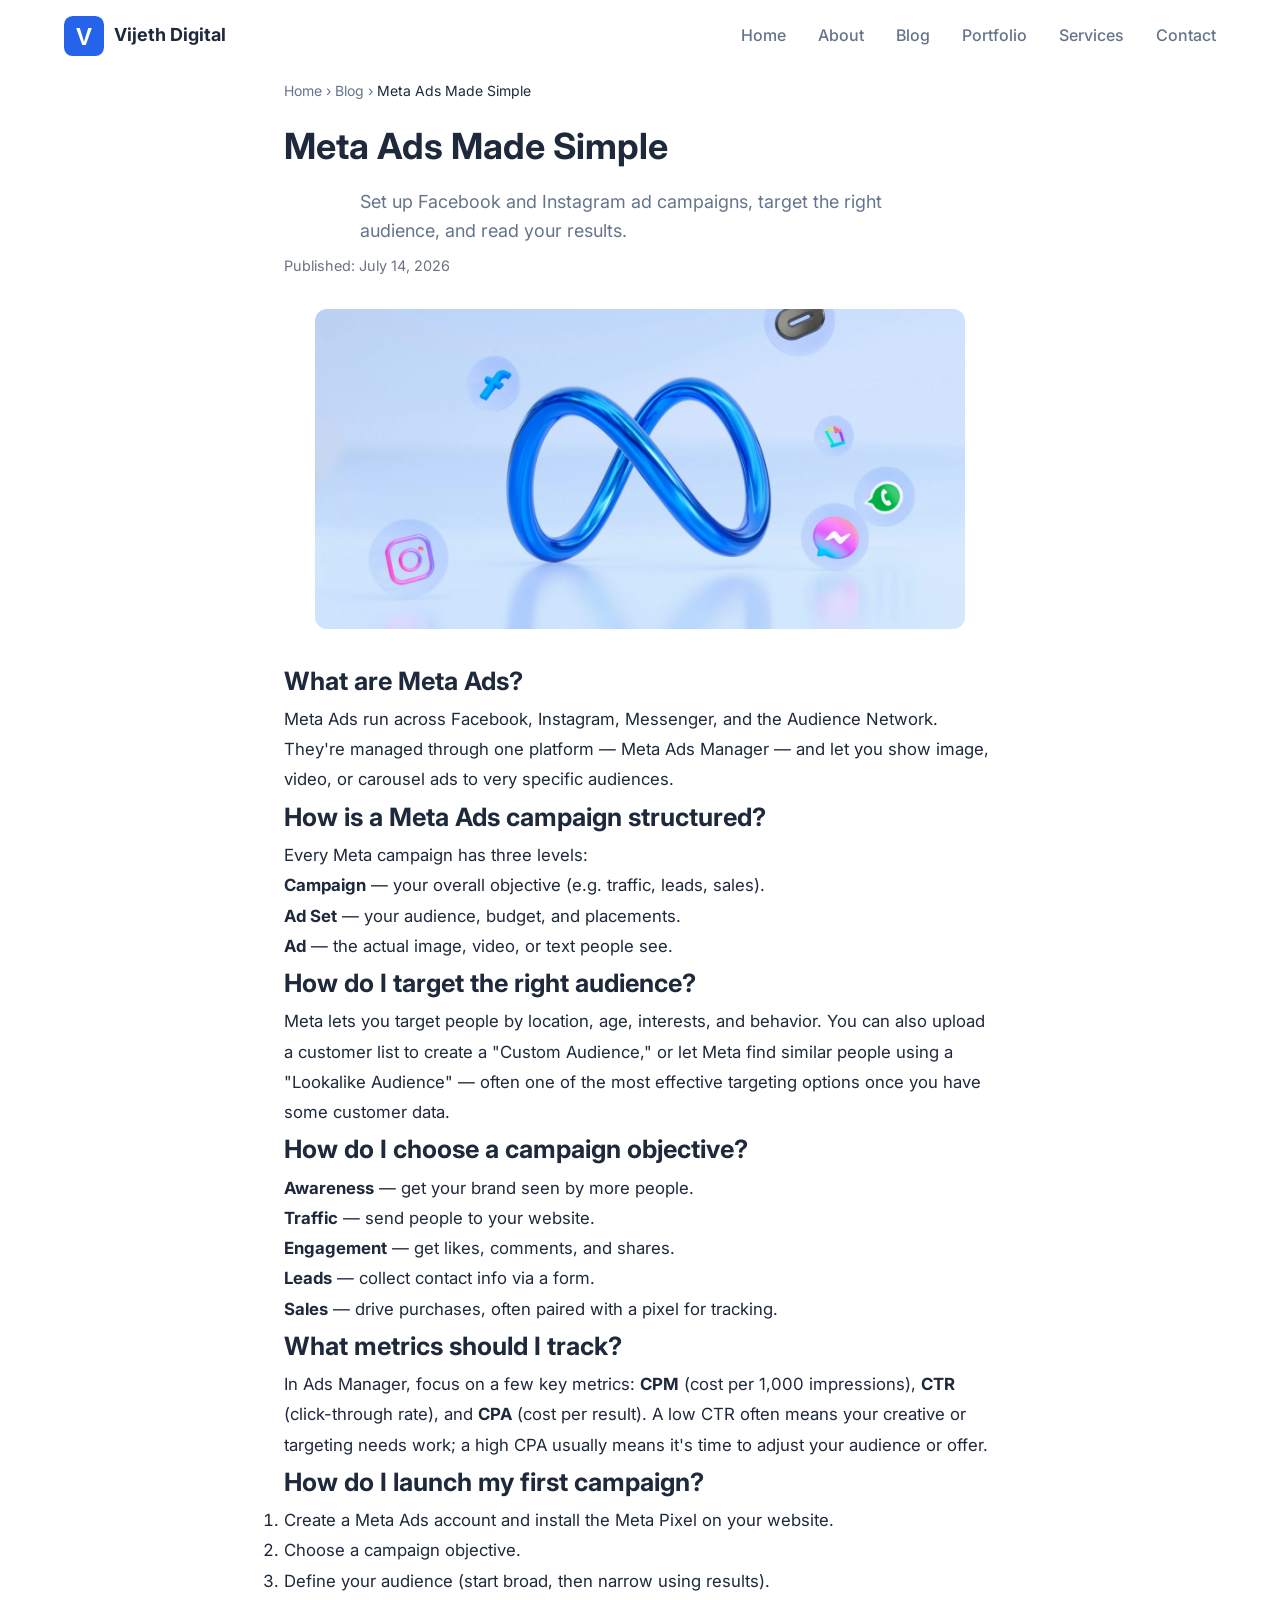
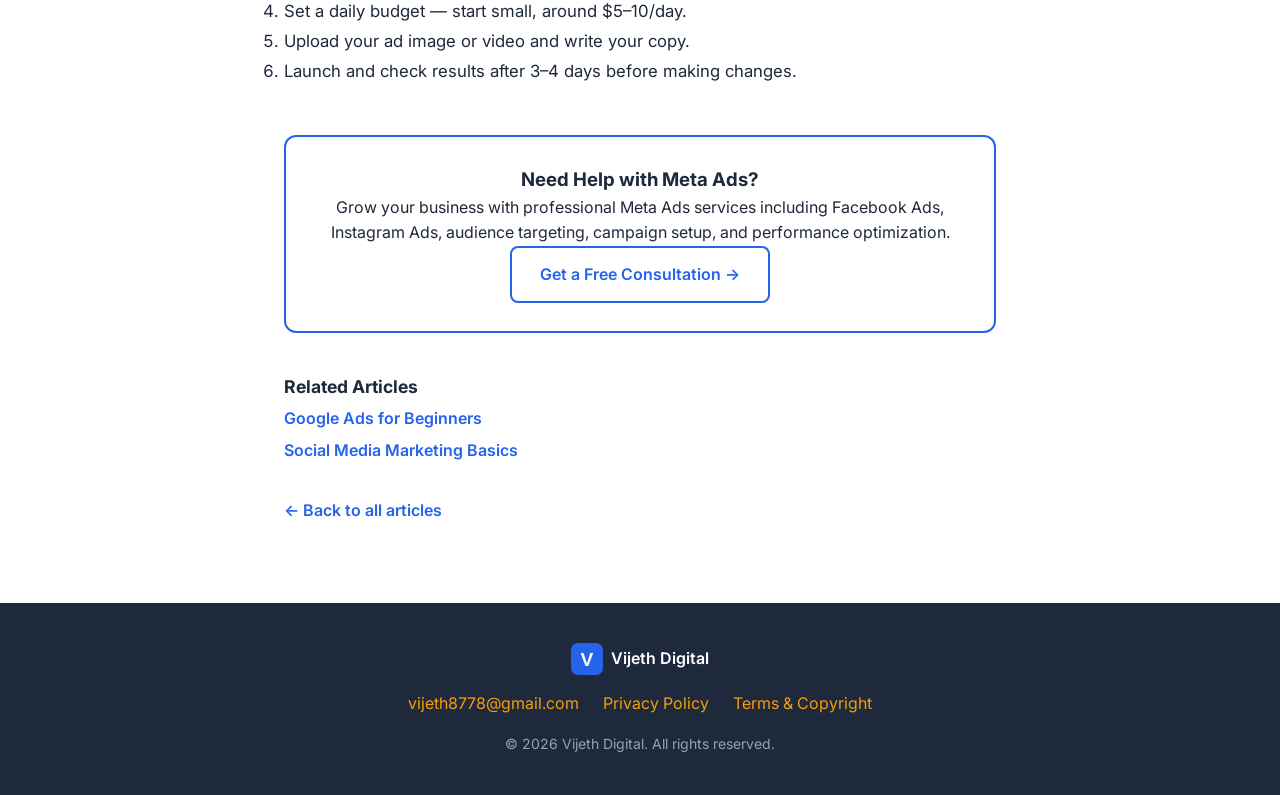
<file: meta-ads.html>
<!DOCTYPE html>
<html lang="en">
<head>
  <meta charset="UTF-8">
<link rel="dns-prefetch" href="https://www.googletagmanager.com">
<link rel="dns-prefetch" href="https://fonts.googleapis.com">
<link rel="preconnect" href="https://www.googletagmanager.com">
<link rel="preconnect" href="https://www.google-analytics.com">
  <link rel="preload" href="styles.min.css" as="style">
  <meta name="viewport" content="width=device-width, initial-scale=1.0">
  <meta name="theme-color" content="#2563eb">
  <meta name="description" content="Learn Meta Ads basics: setting up Facebook and Instagram campaigns, audience targeting, and reading your results.">
  <meta name="keywords" content="Meta Ads, Facebook Ads, Instagram Ads, Meta Ads Tutorial, Social Media Marketing">
  <title>Meta Ads Made Simple | Vijeth Digital</title>
  <link rel="canonical" href="https://easy-to-learn-murex.vercel.app/meta-ads.html">
  <link rel="icon" href="/logo.svg" type="image/svg+xml">
  <meta name="robots" content="index, follow">
<meta property="og:title" content="Meta Ads Made Simple | Vijeth Digital">
<meta property="og:description" content="Learn Meta Ads basics: setting up Facebook and Instagram campaigns, audience targeting, and reading your results.">
<meta property="og:image" content="https://easy-to-learn-murex.vercel.app/vijeth-digital-preview.jpg">
<meta property="og:url" content="https://easy-to-learn-murex.vercel.app/meta-ads.html">
<meta property="og:type" content="article">
  <meta property="og:site_name" content="Vijeth Digital">
<meta property="og:locale" content="en_US">
<meta property="og:image:width" content="1536">
<meta property="og:image:height" content="1024">
<meta property="og:image:type" content="image/jpeg">
  <meta property="article:published_time" content="2026-07-14">
<meta property="article:modified_time" content="2026-07-22">
<meta name="twitter:card" content="summary_large_image">
<meta name="twitter:title" content="Meta Ads Made Simple | Vijeth Digital">
<meta name="twitter:description" content="Learn Meta Ads basics: setting up Facebook and Instagram campaigns, audience targeting, and reading your results.">
<meta name="twitter:image" content="https://easy-to-learn-murex.vercel.app/vijeth-digital-preview.jpg">
  <meta name="twitter:image:alt" content="Meta Ads tutorial showing Facebook and Instagram advertising basics">
  <meta name="twitter:url" content="https://easy-to-learn-murex.vercel.app/meta-ads.html">
 <link rel="preconnect" href="https://fonts.googleapis.com">
<link rel="preconnect" href="https://fonts.gstatic.com" crossorigin>
<link rel="stylesheet" href="https://fonts.googleapis.com/css2?family=Inter:wght@400;500;600;700&display=swap" media="print" onload="this.media='all'">
<noscript><link rel="stylesheet" href="https://fonts.googleapis.com/css2?family=Inter:wght@400;500;600;700&display=swap"></noscript>
  <link rel="stylesheet" href="/styles.min.css">
 <script type="application/ld+json">
{
  "@context": "https://schema.org",
  "@type": "Article",
  "headline": "Meta Ads Made Simple",
  "description": "Learn Meta Ads basics: setting up Facebook and Instagram campaigns, audience targeting, and reading your results.",
  "image": [
    "https://easy-to-learn-murex.vercel.app/vijeth-digital-preview.jpg"
  ],
  "author": {
    "@type": "Person",
    "name": "Vijeth Balakrishnan"
  },
  "publisher": {
    "@type": "Organization",
    "name": "Vijeth Digital",
    "logo": {
      "@type": "ImageObject",
      "url": "https://easy-to-learn-murex.vercel.app/logo.svg"
    }
  },
  "mainEntityOfPage": {
    "@type": "WebPage",
    "@id": "https://easy-to-learn-murex.vercel.app/meta-ads.html"
  },
  "datePublished": "2026-07-14",
  "dateModified": "2026-07-22",
  "articleSection": "Meta Ads",
  "keywords": [
    "Meta Ads",
    "Facebook Ads",
    "Instagram Ads",
    "Social Media Marketing"
  ],
  "inLanguage": "en",
  "wordCount": 520,
  "articleBody": "Meta Ads run across Facebook, Instagram, Messenger, and the Audience Network. They're managed through Meta Ads Manager. Every campaign contains a Campaign, Ad Set, and Ad. Learn audience targeting, campaign objectives, CPM, CTR, CPA, and the steps to launch your first Meta Ads campaign."
}
</script>
  <script type="application/ld+json">
{
  "@context": "https://schema.org",
  "@type": "FAQPage",
  "mainEntity": [
    {
      "@type": "Question",
      "name": "What are Meta Ads?",
      "acceptedAnswer": {
        "@type": "Answer",
        "text": "Meta Ads run across Facebook, Instagram, Messenger, and the Audience Network, managed through Meta Ads Manager, letting you show image, video, or carousel ads to specific audiences."
      }
    },
    {
      "@type": "Question",
      "name": "How is a Meta Ads campaign structured?",
      "acceptedAnswer": {
        "@type": "Answer",
        "text": "Every Meta campaign has three levels: Campaign (your overall objective), Ad Set (your audience, budget, and placements), and Ad (the actual image, video, or text people see)."
      }
    },
    {
      "@type": "Question",
      "name": "How do I target the right audience on Meta?",
      "acceptedAnswer": {
        "@type": "Answer",
        "text": "Meta lets you target people by location, age, interests, and behavior, or use Custom Audiences and Lookalike Audiences based on your existing customer data."
      }
    },
    {
      "@type": "Question",
      "name": "What metrics should I track in Meta Ads?",
      "acceptedAnswer": {
        "@type": "Answer",
        "text": "Focus on CPM (cost per 1,000 impressions), CTR (click-through rate), and CPA (cost per result) to understand how your campaign is performing."
      }
    }
  ]
}
</script>
  <script type="application/ld+json">
{
  "@context": "https://schema.org",
  "@type": "BreadcrumbList",
  "itemListElement": [
    {
      "@type": "ListItem",
      "position": 1,
      "name": "Home",
      "item": "https://easy-to-learn-murex.vercel.app/"
    },
    {
      "@type": "ListItem",
      "position": 2,
      "name": "Blog",
      "item": "https://easy-to-learn-murex.vercel.app/blog.html"
    },
    {
      "@type": "ListItem",
      "position": 3,
      "name": "Meta Ads Made Simple",
      "item": "https://easy-to-learn-murex.vercel.app/meta-ads.html"
    }
  ]
}
</script>  
</head>
<body>
  <header class="navbar" id="navbar">
    <div class="container navbar__inner">
      <a href="/" class="logo">
        <img src="logo.svg" alt="Vijeth Digital Logo" class="logo__icon" width="40" height="40">
        <span class="logo__text">Vijeth Digital</span>
      </a>
      <nav class="navbar__nav" id="navMenu">
        <a href="/" class="nav-link">Home</a>
        <a href="/#about" class="nav-link">About</a>
        <a href="blog.html" class="nav-link">Blog</a>
        <a href="portfolio.html" class="nav-link">Portfolio</a>
        <a href="/#services" class="nav-link">Services</a>
        <a href="/#contact" class="nav-link">Contact</a>
      </nav>
    </div>
  </header>
  <main>
    <section class="section">
      <div class="container" style="max-width: 760px;">
        <nav aria-label="Breadcrumb" style="font-size: 0.875rem; color: #64748b; margin-bottom: 1rem;">
          <a href="/" style="color: #64748b;">Home</a> ›
          <a href="blog.html" style="color: #64748b;">Blog</a> ›
          <span style="color: #1e293b;">Meta Ads Made Simple</span>
        </nav>
        <h1 class="section-title">Meta Ads Made Simple</h1>
        <p class="section-subtitle" style="text-align:left; margin-bottom: 0.5rem;">
          Set up Facebook and Instagram ad campaigns, target the right audience, and read your results.
        </p>
        <p style="color: #6b7280; font-size: 0.9rem; margin-bottom: 2rem;">
          Published: July 14, 2026
        </p>
          <img
  src="meta-ads.webp"
  alt="Meta Ads tutorial showing Facebook and Instagram advertising basics"
  class="article-image"
  width="1200"
  height="630"
  loading="eager"
  fetchpriority="high">
        <article style="line-height: 1.8; font-size: 1.05rem;">

          <h2>What are Meta Ads?</h2>
          <p>
            Meta Ads run across Facebook, Instagram, Messenger, and the Audience Network.
            They're managed through one platform — Meta Ads Manager — and let you show
            image, video, or carousel ads to very specific audiences.
          </p>

          <h2>How is a Meta Ads campaign structured?</h2>
          <p>Every Meta campaign has three levels:</p>
          <ul>
            <li><strong>Campaign</strong> — your overall objective (e.g. traffic, leads, sales).</li>
            <li><strong>Ad Set</strong> — your audience, budget, and placements.</li>
            <li><strong>Ad</strong> — the actual image, video, or text people see.</li>
          </ul>

          <h2>How do I target the right audience?</h2>
          <p>
            Meta lets you target people by location, age, interests, and behavior. You can
            also upload a customer list to create a "Custom Audience," or let Meta find
            similar people using a "Lookalike Audience" — often one of the most effective
            targeting options once you have some customer data.
          </p>

          <h2>How do I choose a campaign objective?</h2>
          <ul>
            <li><strong>Awareness</strong> — get your brand seen by more people.</li>
            <li><strong>Traffic</strong> — send people to your website.</li>
            <li><strong>Engagement</strong> — get likes, comments, and shares.</li>
            <li><strong>Leads</strong> — collect contact info via a form.</li>
            <li><strong>Sales</strong> — drive purchases, often paired with a pixel for tracking.</li>
          </ul>

          <h2>What metrics should I track?</h2>
          <p>
            In Ads Manager, focus on a few key metrics: <strong>CPM</strong> (cost per 1,000
            impressions), <strong>CTR</strong> (click-through rate), and <strong>CPA</strong>
            (cost per result). A low CTR often means your creative or targeting needs work;
            a high CPA usually means it's time to adjust your audience or offer.
          </p>

          <h2>How do I launch my first campaign?</h2>
          <ol>
            <li>Create a Meta Ads account and install the Meta Pixel on your website.</li>
            <li>Choose a campaign objective.</li>
            <li>Define your audience (start broad, then narrow using results).</li>
            <li>Set a daily budget — start small, around $5–10/day.</li>
            <li>Upload your ad image or video and write your copy.</li>
            <li>Launch and check results after 3–4 days before making changes.</li>
          </ol>

        </article>
        <div style="margin-top: 3rem; padding: 1.75rem; border: 2px solid #2563eb; border-radius: 12px; text-align: center;">
          <h3>Need Help with Meta Ads?</h3>
          <p>Grow your business with professional Meta Ads services including Facebook Ads, Instagram Ads, audience targeting, campaign setup, and performance optimization.</p>
          <a href="/#contact" class="btn btn-outline btn-lg">
  Get a Free Consultation →
</a>
        </div>

        <div style="margin-top: 2.5rem;">
          <h3 style="font-size: 1.1rem;">Related Articles</h3>
          <ul style="line-height: 2;">
            <li><a href="google-ads.html" class="course-card__link">Google Ads for Beginners</a></li>
            <li><a href="social-media.html" class="course-card__link">Social Media Marketing Basics</a></li>
          </ul>
        </div>

        <p style="margin-top: 2rem;">
          <a href="blog.html" class="course-card__link">← Back to all articles</a>
        </p>

      </div>
    </section>
  </main>

  <footer class="footer">
    <div class="container footer__inner">
      <div class="footer__brand">
        <img src="logo.svg" alt="Vijeth Digital Logo" class="logo__icon" width="32" height="32">
        <span>Vijeth Digital</span>
      </div>
     <div class="footer__links">
  <a href="mailto:vijeth8778@gmail.com">vijeth8778@gmail.com</a>
  <a href="privacy-policy.html">Privacy Policy</a>
       <a href="terms-and-copyright.html">Terms & Copyright</a>
</div>
      <p class="footer__copy">&copy; 2026 Vijeth Digital. All rights reserved.</p>
    </div>
  </footer>
<script src="main.min.js" defer></script>
  <script async defer src="https://www.googletagmanager.com/gtag/js?id=G-7C42LFZFBS"></script>
  <script>
    window.dataLayer = window.dataLayer || [];
    function gtag(){dataLayer.push(arguments);}
    gtag('js', new Date());
    gtag('config', 'G-7C42LFZFBS');
  </script>
</body>
</html>
</file>
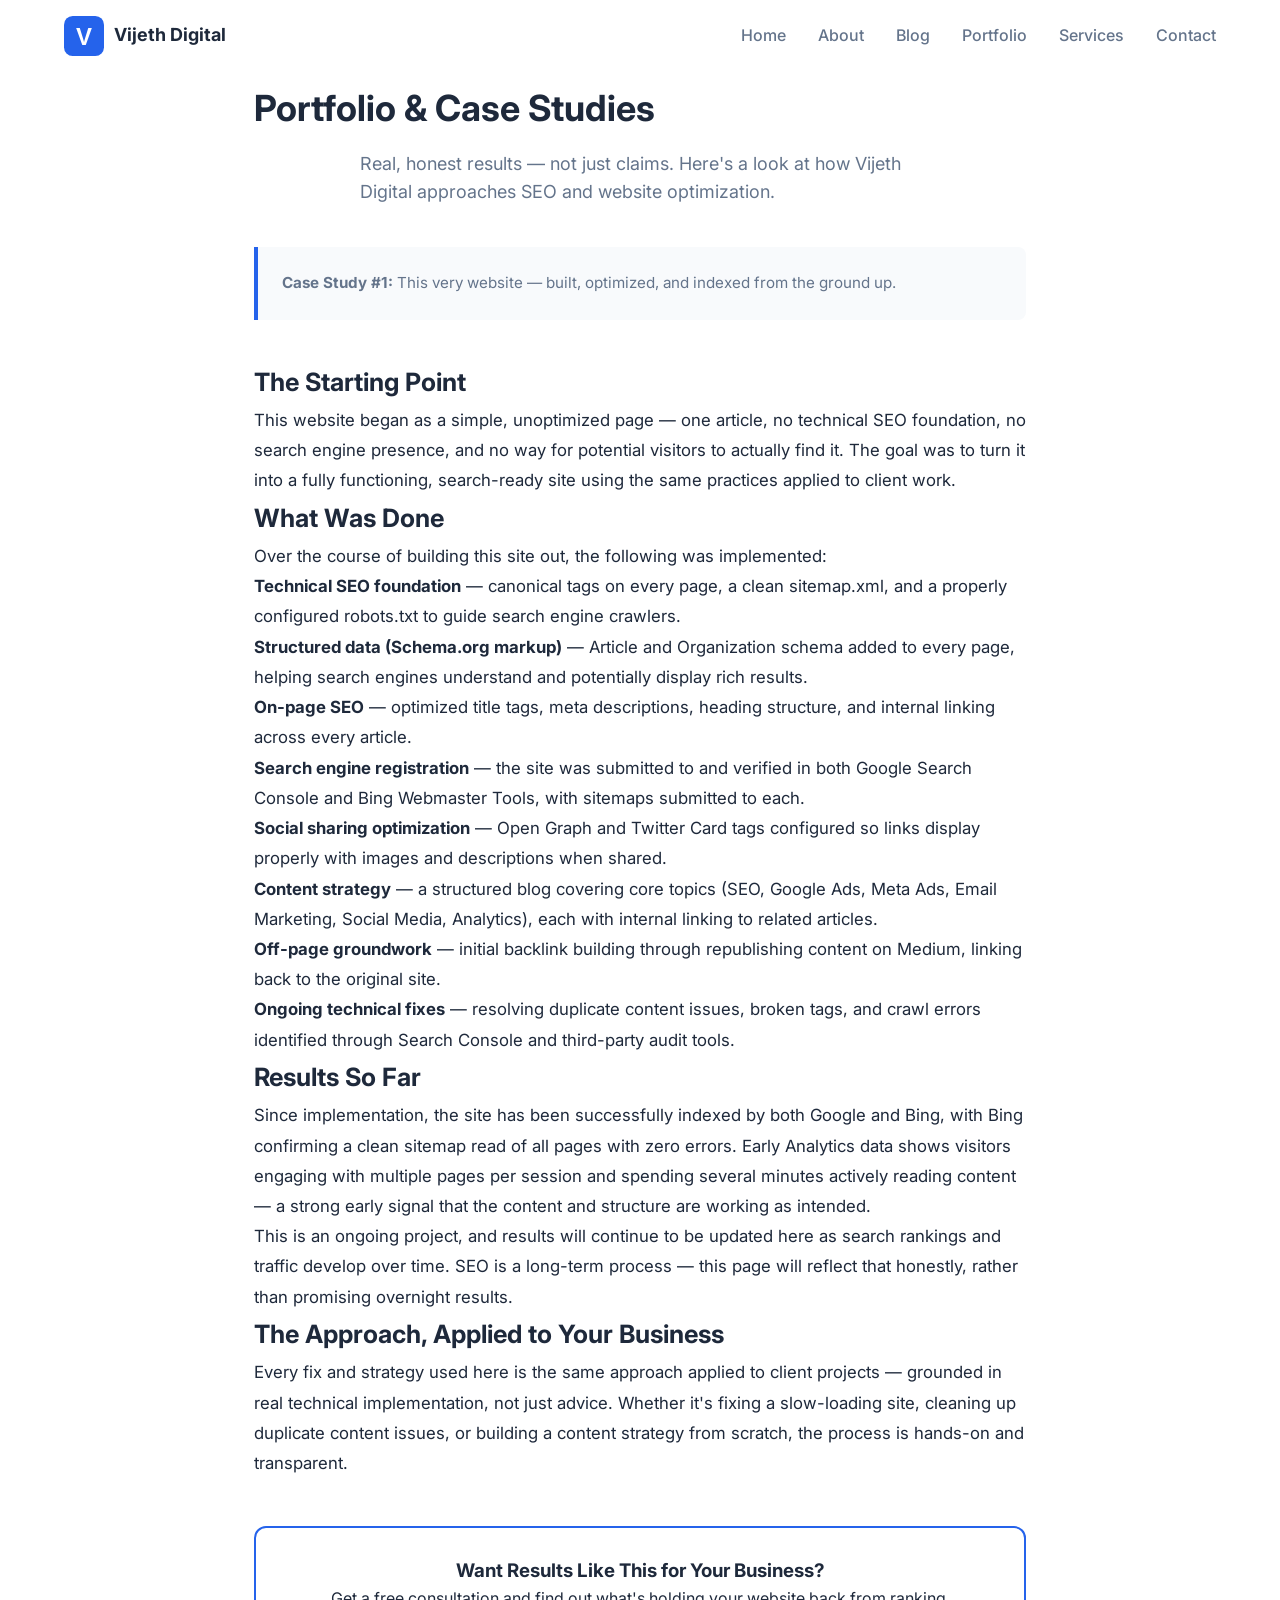
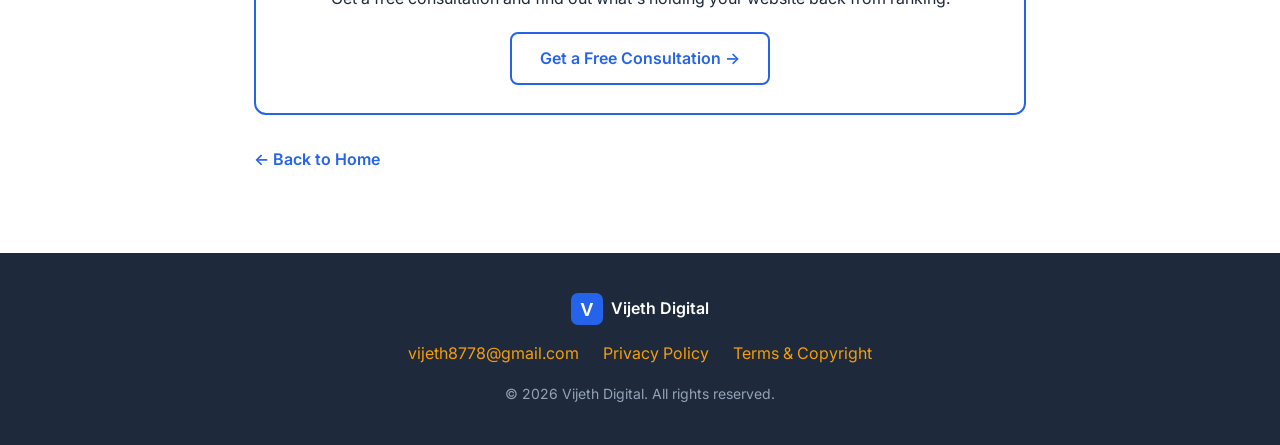
<file: portfolio.html>
<!DOCTYPE html>
<html lang="en">
<head>
  <meta charset="UTF-8">
  <meta name="viewport" content="width=device-width, initial-scale=1.0">
  <meta name="theme-color" content="#2563eb">
  <meta name="description" content="See how Vijeth Digital builds and optimizes websites for search — a real case study covering technical SEO, indexing, and content strategy.">
  <title>Portfolio & Case Studies | Vijeth Digital</title>
  <link rel="canonical" href="https://easy-to-learn-murex.vercel.app/portfolio.html">
  <meta name="robots" content="index, follow">

  <meta property="og:title" content="Portfolio & Case Studies | Vijeth Digital">
  <meta property="og:description" content="See how Vijeth Digital builds and optimizes websites for search — a real case study covering technical SEO, indexing, and content strategy.">
  <meta property="og:image" content="https://easy-to-learn-murex.vercel.app/vijeth-digital-preview.jpg">
  <meta property="og:url" content="https://easy-to-learn-murex.vercel.app/portfolio.html">
  <meta property="og:type" content="website">
  <meta property="og:site_name" content="Vijeth Digital">
  <meta property="og:locale" content="en_US">

  <meta name="twitter:card" content="summary_large_image">
  <meta name="twitter:title" content="Portfolio & Case Studies | Vijeth Digital">
  <meta name="twitter:description" content="See how Vijeth Digital builds and optimizes websites for search — a real case study covering technical SEO, indexing, and content strategy.">
  <meta name="twitter:image" content="https://easy-to-learn-murex.vercel.app/vijeth-digital-preview.jpg">

  <link rel="icon" href="logo.svg" type="image/svg+xml">
  <link rel="preconnect" href="https://fonts.googleapis.com">
<link rel="preconnect" href="https://fonts.gstatic.com" crossorigin>
<link rel="stylesheet" href="https://fonts.googleapis.com/css2?family=Inter:wght@400;500;600;700&display=swap" media="print" onload="this.media='all'">
<noscript><link rel="stylesheet" href="https://fonts.googleapis.com/css2?family=Inter:wght@400;500;600;700&display=swap"></noscript>
  <link rel="stylesheet" href="/styles.min.css">

  <script type="application/ld+json">
{
  "@context": "https://schema.org",
  "@type": "CreativeWork",
  "name": "Vijeth Digital Case Study",
  "author": { "@type": "Organization", "name": "Vijeth Digital" },
  "about": "Website SEO build and optimization case study"
}
</script>
  <!-- Google tag (gtag.js) -->
<script async defer src="https://www.googletagmanager.com/gtag/js?id=G-7C42LFZFBS"></script>
<script>
  window.dataLayer = window.dataLayer || [];
  function gtag(){dataLayer.push(arguments);}
  gtag('js', new Date());
  gtag('config', 'G-7C42LFZFBS');
</script>
</head>
<body>
  <header class="navbar" id="navbar">
    <div class="container navbar__inner">
      <a href="/" class="logo">
        <img src="logo.svg" alt="Vijeth Digital Logo" class="logo__icon" width="40" height="40">
        <span class="logo__text">Vijeth Digital</span>
      </a>
      <nav class="navbar__nav" id="navMenu">
       <a href="/" class="nav-link">Home</a>
        <a href="/#about" class="nav-link">About</a>
        <a href="blog.html" class="nav-link">Blog</a>
        <a href="portfolio.html" class="nav-link">Portfolio</a>
        <a href="/#services" class="nav-link">Services</a>
        <a href="/#contact" class="nav-link">Contact</a>
      </nav>
    </div>
  </header>

  <main>
    <section class="section">
      <div class="container" style="max-width: 820px;">

        <h1 class="section-title">Portfolio & Case Studies</h1>
        <p class="section-subtitle" style="text-align:left; margin-bottom: 2.5rem;">
          Real, honest results — not just claims. Here's a look at how Vijeth Digital approaches SEO and website optimization.
        </p>

        <div style="padding: 1.5rem; border-left: 4px solid #2563eb; background: #f8fafc; margin-bottom: 2.5rem; border-radius: 0 8px 8px 0;">
          <p style="margin: 0; font-size: 0.95rem; color: #64748b;">
            <strong>Case Study #1:</strong> This very website — built, optimized, and indexed from the ground up.
          </p>
        </div>

        <article style="line-height: 1.8; font-size: 1.05rem;">

          <h2>The Starting Point</h2>
          <p>
            This website began as a simple, unoptimized page — one article, no technical SEO foundation, no
            search engine presence, and no way for potential visitors to actually find it. The goal was to turn
            it into a fully functioning, search-ready site using the same practices applied to client work.
          </p>

          <h2>What Was Done</h2>
          <p>Over the course of building this site out, the following was implemented:</p>
          <ul>
            <li><strong>Technical SEO foundation</strong> — canonical tags on every page, a clean sitemap.xml, and a properly configured robots.txt to guide search engine crawlers.</li>
            <li><strong>Structured data (Schema.org markup)</strong> — Article and Organization schema added to every page, helping search engines understand and potentially display rich results.</li>
            <li><strong>On-page SEO</strong> — optimized title tags, meta descriptions, heading structure, and internal linking across every article.</li>
            <li><strong>Search engine registration</strong> — the site was submitted to and verified in both Google Search Console and Bing Webmaster Tools, with sitemaps submitted to each.</li>
            <li><strong>Social sharing optimization</strong> — Open Graph and Twitter Card tags configured so links display properly with images and descriptions when shared.</li>
            <li><strong>Content strategy</strong> — a structured blog covering core topics (SEO, Google Ads, Meta Ads, Email Marketing, Social Media, Analytics), each with internal linking to related articles.</li>
            <li><strong>Off-page groundwork</strong> — initial backlink building through republishing content on Medium, linking back to the original site.</li>
            <li><strong>Ongoing technical fixes</strong> — resolving duplicate content issues, broken tags, and crawl errors identified through Search Console and third-party audit tools.</li>
          </ul>

          <h2>Results So Far</h2>
          <p>
            Since implementation, the site has been successfully indexed by both Google and Bing, with Bing
            confirming a clean sitemap read of all pages with zero errors. Early Analytics data shows visitors
            engaging with multiple pages per session and spending several minutes actively reading content —
            a strong early signal that the content and structure are working as intended.
          </p>
          <p>
            This is an ongoing project, and results will continue to be updated here as search rankings and
            traffic develop over time. SEO is a long-term process — this page will reflect that honestly,
            rather than promising overnight results.
          </p>

          <h2>The Approach, Applied to Your Business</h2>
          <p>
            Every fix and strategy used here is the same approach applied to client projects — grounded in
            real technical implementation, not just advice. Whether it's fixing a slow-loading site, cleaning
            up duplicate content issues, or building a content strategy from scratch, the process is hands-on
            and transparent.
          </p>

        </article>

        <div style="margin-top: 3rem; padding: 1.75rem; border: 2px solid #2563eb; border-radius: 12px; text-align: center;">
          <h3 style="margin-top: 0;">Want Results Like This for Your Business?</h3>
          <p style="margin-bottom: 1.25rem;">
            Get a free consultation and find out what's holding your website back from ranking.
          </p>
        <a href="/#contact" class="view-all-btn">Get a Free Consultation →</a>
        </div>

        <p style="margin-top: 2rem;">
          <a href="/" class="course-card__link">← Back to Home</a>
        </p>

      </div>
    </section>
  </main>

  <footer class="footer">
    <div class="container footer__inner">
      <div class="footer__brand">
        <img src="logo.svg" alt="Vijeth Digital Logo" class="logo__icon" width="32" height="32">
        <span>Vijeth Digital</span>
      </div>
      <div class="footer__links">
        <a href="mailto:vijeth8778@gmail.com">vijeth8778@gmail.com</a>
        <a href="privacy-policy.html">Privacy Policy</a>
        <a href="terms-and-copyright.html">Terms & Copyright</a>
      </div>
      <p class="footer__copy">&copy; 2026 Vijeth Digital. All rights reserved.</p>
    </div>
  </footer>

  <script src="main.min.js"></script>
</body>
</html>
</file>
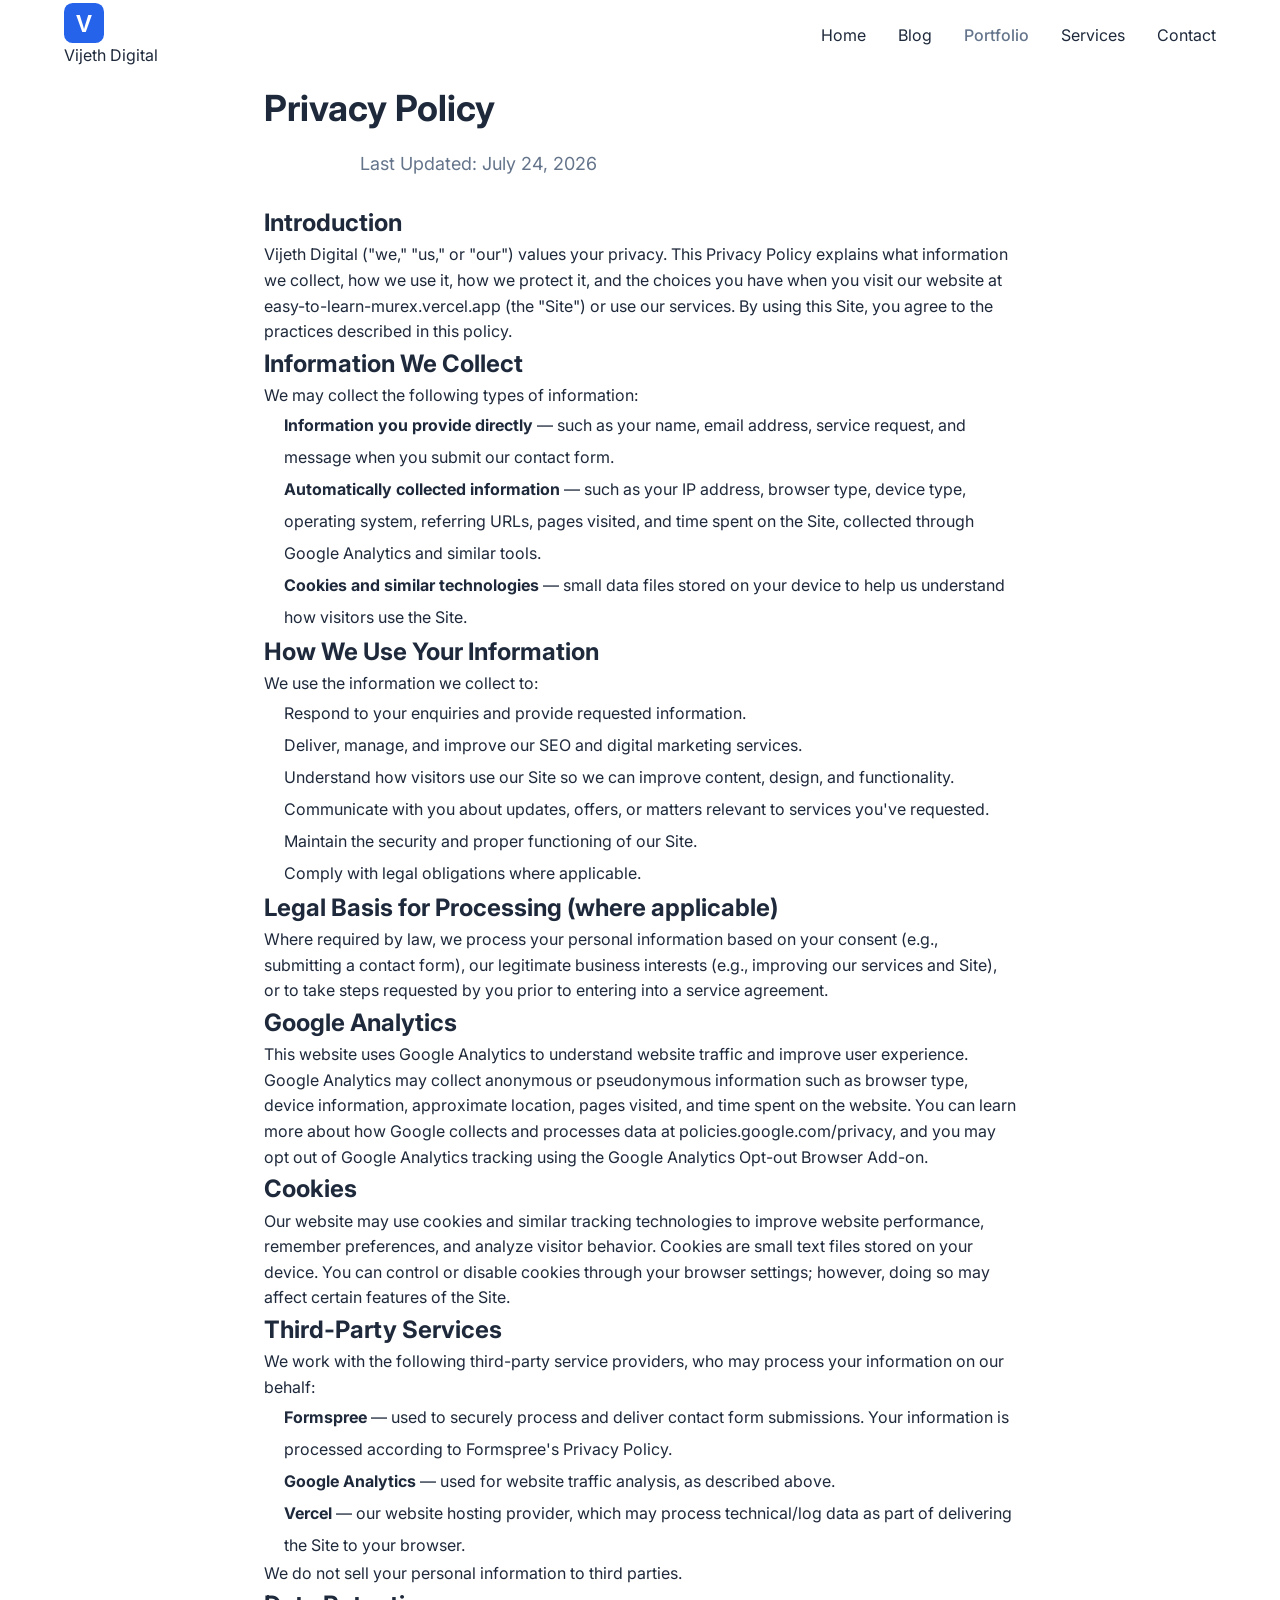
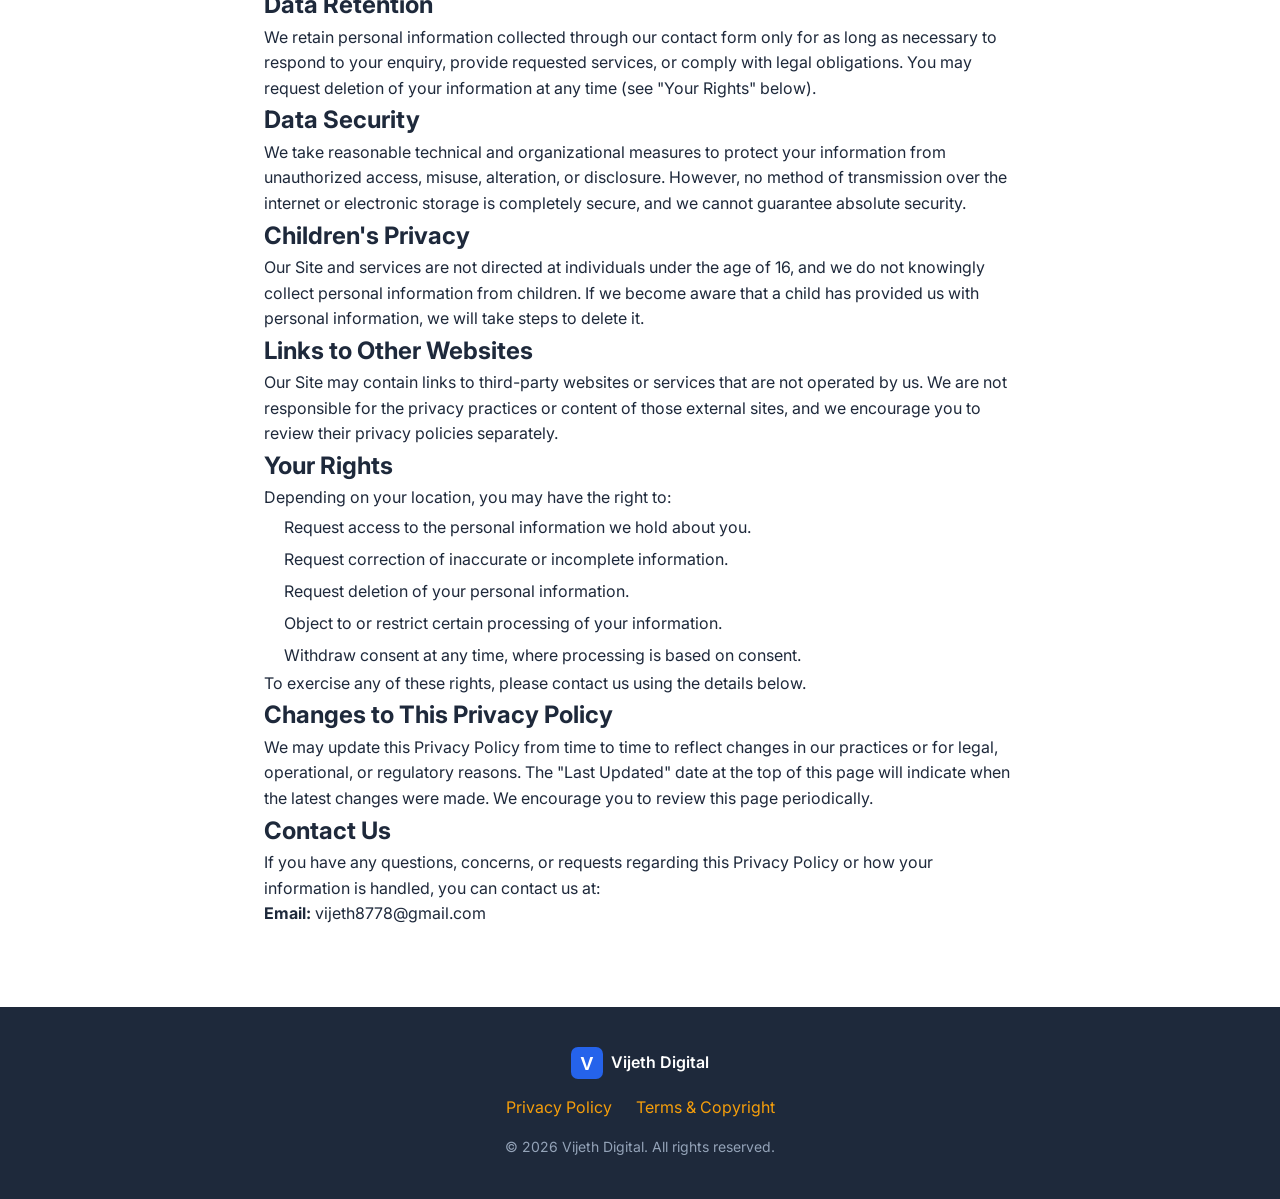
<file: privacy-policy.html>
<!DOCTYPE html>
<html lang="en">
<head>
  <meta charset="UTF-8">
  <meta name="viewport" content="width=device-width, initial-scale=1.0">
  <meta name="theme-color" content="#2563eb">

  <title>Privacy Policy | Vijeth Digital</title>

  <meta name="description" content="Read the Privacy Policy for Vijeth Digital to understand how we collect, use, and protect your personal information.">

  <link rel="canonical" href="https://easy-to-learn-murex.vercel.app/privacy-policy.html">

  <meta name="robots" content="index,follow">

  <meta property="og:title" content="Privacy Policy | Vijeth Digital">
  <meta property="og:description" content="Learn how Vijeth Digital collects, uses and protects your personal information.">
  <meta property="og:image" content="https://easy-to-learn-murex.vercel.app/vijeth-digital-preview.jpg">
  <meta property="og:url" content="https://easy-to-learn-murex.vercel.app/privacy-policy.html">
  <meta property="og:type" content="website">

  <meta name="twitter:card" content="summary_large_image">
  <meta name="twitter:title" content="Privacy Policy | Vijeth Digital">
  <meta name="twitter:description" content="Learn how Vijeth Digital collects, uses and protects your personal information.">
  <meta name="twitter:image" content="https://easy-to-learn-murex.vercel.app/vijeth-digital-preview.jpg">

  <link rel="icon" href="logo.svg" type="image/svg+xml">

  <link rel="preconnect" href="https://fonts.googleapis.com">
<link rel="preconnect" href="https://fonts.gstatic.com" crossorigin>
<link rel="stylesheet" href="https://fonts.googleapis.com/css2?family=Inter:wght@400;500;600;700&display=swap" media="print" onload="this.media='all'">
<noscript><link rel="stylesheet" href="https://fonts.googleapis.com/css2?family=Inter:wght@400;500;600;700&display=swap"></noscript>
  <link rel="stylesheet" href="/styles.min.css">
</head>

<body>

<header class="navbar">
  <div class="container navbar__inner">

   <a href="/">
      <img src="logo.svg" alt="Vijeth Digital Logo" class="logo__icon" width="40" height="40">
      <span class="logo__text">Vijeth Digital</span>
    </a>

    <nav class="navbar__nav">
      <a href="/">Home</a>
      <a href="blog.html">Blog</a>
      <a href="portfolio.html" class="nav-link">Portfolio</a>
      <a href="/#services">Services</a>
      <a href="/#contact">Contact</a>
    </nav>

  </div>
</header>

<main>

<section class="section">

<div class="container" style="max-width:800px;">

<h1 class="section-title">Privacy Policy</h1>

<p class="section-subtitle" style="text-align:left;">
Last Updated: July 24, 2026
</p>

<br>

<h2>Introduction</h2>

<p>
Vijeth Digital ("we," "us," or "our") values your privacy. This Privacy Policy explains what information we collect, how we use it, how we protect it, and the choices you have when you visit our website at easy-to-learn-murex.vercel.app (the "Site") or use our services. By using this Site, you agree to the practices described in this policy.
</p>

<h2>Information We Collect</h2>

<p>We may collect the following types of information:</p>

<ul style="margin-left:20px; line-height:2;">
<li><strong>Information you provide directly</strong> — such as your name, email address, service request, and message when you submit our contact form.</li>
<li><strong>Automatically collected information</strong> — such as your IP address, browser type, device type, operating system, referring URLs, pages visited, and time spent on the Site, collected through Google Analytics and similar tools.</li>
<li><strong>Cookies and similar technologies</strong> — small data files stored on your device to help us understand how visitors use the Site.</li>
</ul>

<h2>How We Use Your Information</h2>

<p>We use the information we collect to:</p>

<ul style="margin-left:20px; line-height:2;">
<li>Respond to your enquiries and provide requested information.</li>
<li>Deliver, manage, and improve our SEO and digital marketing services.</li>
<li>Understand how visitors use our Site so we can improve content, design, and functionality.</li>
<li>Communicate with you about updates, offers, or matters relevant to services you've requested.</li>
<li>Maintain the security and proper functioning of our Site.</li>
<li>Comply with legal obligations where applicable.</li>
</ul>

<h2>Legal Basis for Processing (where applicable)</h2>

<p>
Where required by law, we process your personal information based on your consent (e.g., submitting a contact form), our legitimate business interests (e.g., improving our services and Site), or to take steps requested by you prior to entering into a service agreement.
</p>

<h2>Google Analytics</h2>

<p>
This website uses Google Analytics to understand website traffic and improve user experience. Google Analytics may collect anonymous or pseudonymous information such as browser type, device information, approximate location, pages visited, and time spent on the website. You can learn more about how Google collects and processes data at <a href="https://policies.google.com/privacy" target="_blank" rel="noopener">policies.google.com/privacy</a>, and you may opt out of Google Analytics tracking using the <a href="https://tools.google.com/dlpage/gaoptout" target="_blank" rel="noopener">Google Analytics Opt-out Browser Add-on</a>.
</p>

<h2>Cookies</h2>

<p>
Our website may use cookies and similar tracking technologies to improve website performance, remember preferences, and analyze visitor behavior. Cookies are small text files stored on your device. You can control or disable cookies through your browser settings; however, doing so may affect certain features of the Site.
</p>

<h2>Third-Party Services</h2>

<p>
We work with the following third-party service providers, who may process your information on our behalf:
</p>

<ul style="margin-left:20px; line-height:2;">
<li><strong>Formspree</strong> — used to securely process and deliver contact form submissions. Your information is processed according to <a href="https://formspree.io/legal/privacy-policy" target="_blank" rel="noopener">Formspree's Privacy Policy</a>.</li>
<li><strong>Google Analytics</strong> — used for website traffic analysis, as described above.</li>
<li><strong>Vercel</strong> — our website hosting provider, which may process technical/log data as part of delivering the Site to your browser.</li>
</ul>

<p>
We do not sell your personal information to third parties.
</p>

<h2>Data Retention</h2>

<p>
We retain personal information collected through our contact form only for as long as necessary to respond to your enquiry, provide requested services, or comply with legal obligations. You may request deletion of your information at any time (see "Your Rights" below).
</p>

<h2>Data Security</h2>

<p>
We take reasonable technical and organizational measures to protect your information from unauthorized access, misuse, alteration, or disclosure. However, no method of transmission over the internet or electronic storage is completely secure, and we cannot guarantee absolute security.
</p>

<h2>Children's Privacy</h2>

<p>
Our Site and services are not directed at individuals under the age of 16, and we do not knowingly collect personal information from children. If we become aware that a child has provided us with personal information, we will take steps to delete it.
</p>

<h2>Links to Other Websites</h2>

<p>
Our Site may contain links to third-party websites or services that are not operated by us. We are not responsible for the privacy practices or content of those external sites, and we encourage you to review their privacy policies separately.
</p>

<h2>Your Rights</h2>

<p>
Depending on your location, you may have the right to:
</p>

<ul style="margin-left:20px; line-height:2;">
<li>Request access to the personal information we hold about you.</li>
<li>Request correction of inaccurate or incomplete information.</li>
<li>Request deletion of your personal information.</li>
<li>Object to or restrict certain processing of your information.</li>
<li>Withdraw consent at any time, where processing is based on consent.</li>
</ul>

<p>
To exercise any of these rights, please contact us using the details below.
</p>

<h2>Changes to This Privacy Policy</h2>

<p>
We may update this Privacy Policy from time to time to reflect changes in our practices or for legal, operational, or regulatory reasons. The "Last Updated" date at the top of this page will indicate when the latest changes were made. We encourage you to review this page periodically.
</p>

<h2>Contact Us</h2>

<p>
If you have any questions, concerns, or requests regarding this Privacy Policy or how your information is handled, you can contact us at:
</p>

<p>
<strong>Email:</strong>
<a href="mailto:vijeth8778@gmail.com">vijeth8778@gmail.com</a>
</p>

</div>
</section>

</main>

<footer class="footer">
<div class="container footer__inner">

<div class="footer__brand">
<img src="logo.svg" alt="Vijeth Digital Logo" width="32" height="32">
<span>Vijeth Digital</span>
</div>

<div class="footer__links">
<a href="privacy-policy.html">Privacy Policy</a>
  <a href="terms-and-copyright.html">Terms & Copyright</a>
</div>

<p class="footer__copy">
© 2026 Vijeth Digital. All rights reserved.
</p>

</div>
</footer>

</body>
</html>
</file>
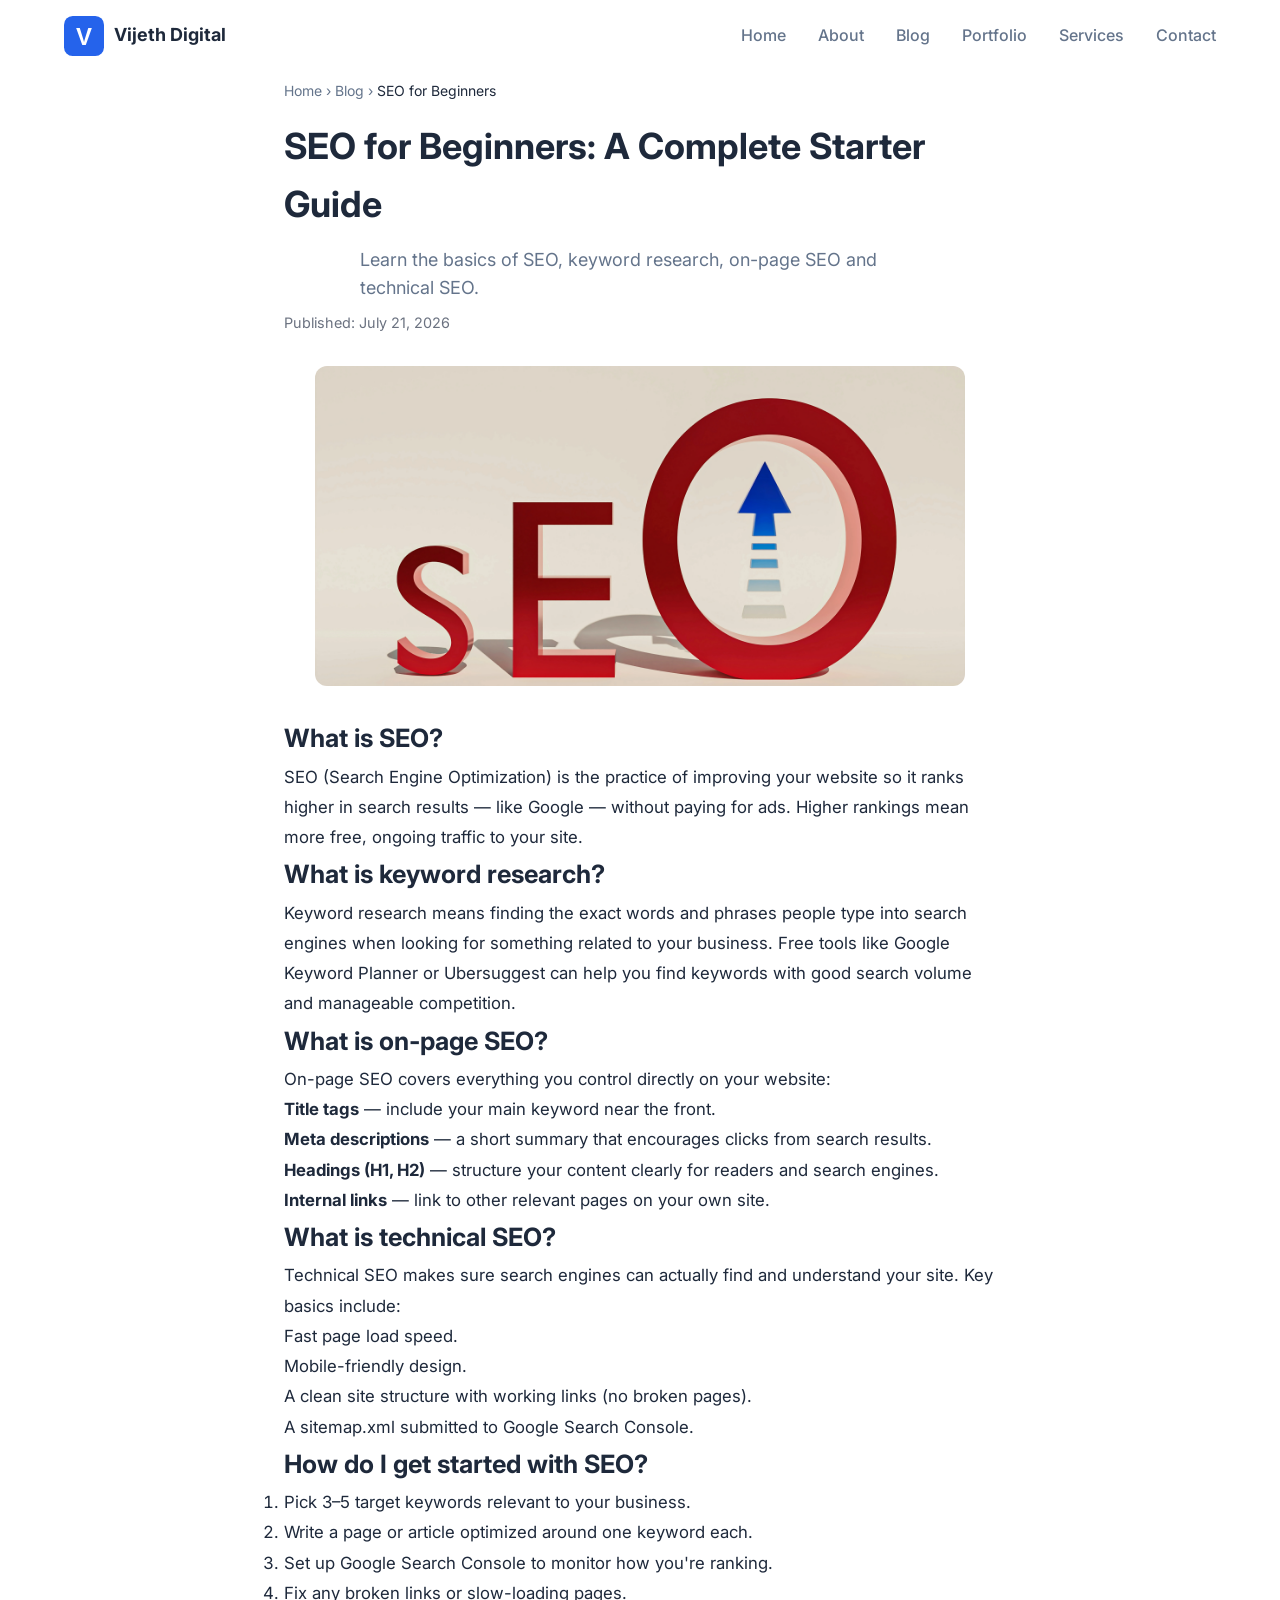
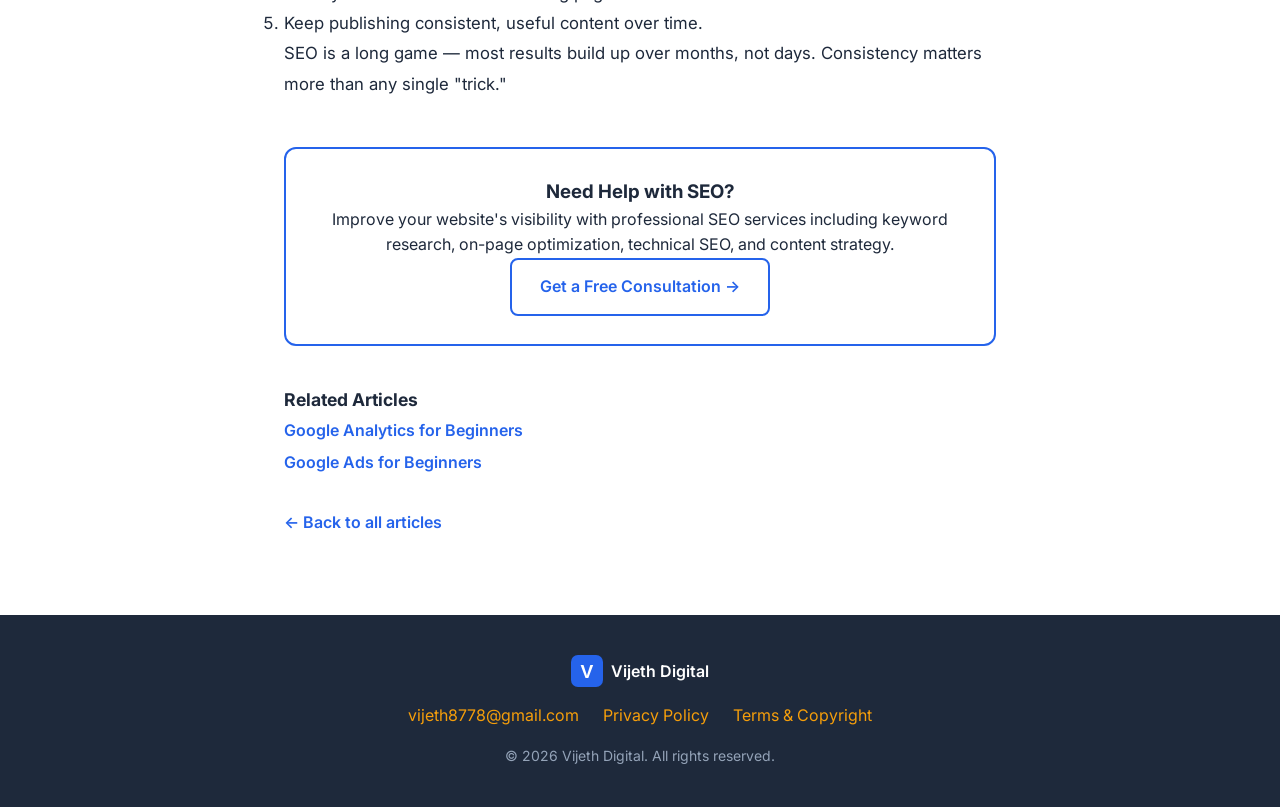
<file: seo.html>
<!DOCTYPE html>
<html lang="en">
<head>
  <meta charset="UTF-8">
<link rel="dns-prefetch" href="https://www.googletagmanager.com">
<link rel="dns-prefetch" href="https://fonts.googleapis.com">
<link rel="preconnect" href="https://www.googletagmanager.com">
<link rel="preconnect" href="https://www.google-analytics.com">
  <link rel="preload" href="styles.min.css" as="style">
  <meta name="viewport" content="width=device-width, initial-scale=1.0">
  <meta name="theme-color" content="#2563eb">

  <!-- Primary Meta Tags -->
  <title>SEO for Beginners: A Complete Starter Guide | Vijeth Digital</title>
  <meta name="description" content="SEO for beginners — learn keyword research, on-page SEO, and technical SEO basics to rank your website on Google. Free guide by Vijeth Digital.">
  <meta name="robots" content="index, follow">

  <!-- Canonical -->
  <link rel="canonical" href="https://easy-to-learn-murex.vercel.app/seo.html">

  <!-- Favicon -->
  <link rel="icon" href="logo.svg" type="image/svg+xml">

  <!-- Open Graph Tags -->
  <meta property="og:type" content="article">
  <meta property="og:site_name" content="Vijeth Digital">
  <meta property="og:locale" content="en_US">
  <meta property="og:title" content="SEO for Beginners: A Complete Starter Guide | Vijeth Digital">
  <meta property="og:description" content="SEO for beginners — learn keyword research, on-page SEO, and technical SEO basics to rank your website on Google. Free guide by Vijeth Digital.">
  <meta property="og:url" content="https://easy-to-learn-murex.vercel.app/seo.html">
  <meta property="og:image" content="https://easy-to-learn-murex.vercel.app/vijeth-digital-preview.jpg">
  <meta property="og:image:width" content="1536">
  <meta property="og:image:height" content="1024">
  <meta property="article:published_time" content="2026-07-21">
  <meta property="article:modified_time" content="2026-07-22">

  <!-- Twitter Card Tags -->
  <meta name="twitter:card" content="summary_large_image">
  <meta name="twitter:title" content="SEO for Beginners: A Complete Starter Guide | Vijeth Digital">
  <meta name="twitter:description" content="SEO for beginners — learn keyword research, on-page SEO, and technical SEO basics to rank your website on Google. Free guide by Vijeth Digital.">
  <meta name="twitter:url" content="https://easy-to-learn-murex.vercel.app/seo.html">
  <meta name="twitter:image" content="https://easy-to-learn-murex.vercel.app/vijeth-digital-preview.jpg">

  <!-- Schema: Article -->
  <script type="application/ld+json">
  {
    "@context": "https://schema.org",
    "@type": "Article",
    "headline": "SEO for Beginners: A Complete Starter Guide",
    "description": "SEO for beginners — learn keyword research, on-page SEO, and technical SEO basics to rank your website on Google.",
    "image": "https://easy-to-learn-murex.vercel.app/vijeth-digital-preview.jpg",
    "author": {
      "@type": "Person",
      "name": "Vijeth Balakrishnan"
    },
    "publisher": {
      "@type": "Organization",
      "name": "Vijeth Digital",
      "logo": {
        "@type": "ImageObject",
        "url": "https://easy-to-learn-murex.vercel.app/logo.svg"
      }
    },
    "mainEntityOfPage": {
      "@type": "WebPage",
      "@id": "https://easy-to-learn-murex.vercel.app/seo.html"
    },
    "datePublished": "2026-07-21",
    "dateModified": "2026-07-22"
  }
  </script>

  <!-- Schema: FAQPage -->
  <script type="application/ld+json">
  {
    "@context": "https://schema.org",
    "@type": "FAQPage",
    "mainEntity": [
      {
        "@type": "Question",
        "name": "What is SEO?",
        "acceptedAnswer": {
          "@type": "Answer",
          "text": "SEO (Search Engine Optimization) is the practice of improving your website so it ranks higher in search results without paying for ads."
        }
      },
      {
        "@type": "Question",
        "name": "What is keyword research?",
        "acceptedAnswer": {
          "@type": "Answer",
          "text": "Keyword research means finding the exact words and phrases people type into search engines when looking for something related to your business."
        }
      },
      {
        "@type": "Question",
        "name": "What is on-page SEO?",
        "acceptedAnswer": {
          "@type": "Answer",
          "text": "On-page SEO covers everything you control directly on your website, including title tags, meta descriptions, headings, and internal links."
        }
      },
      {
        "@type": "Question",
        "name": "What is technical SEO?",
        "acceptedAnswer": {
          "@type": "Answer",
          "text": "Technical SEO makes sure search engines can find and understand your site, covering page speed, mobile-friendliness, site structure, and sitemaps."
        }
      }
    ]
  }
  </script>

  <!-- Schema: BreadcrumbList -->
  <script type="application/ld+json">
  {
    "@context": "https://schema.org",
    "@type": "BreadcrumbList",
    "itemListElement": [
      {
        "@type": "ListItem",
        "position": 1,
        "name": "Home",
        "item": "https://easy-to-learn-murex.vercel.app/"
      },
      {
        "@type": "ListItem",
        "position": 2,
        "name": "Blog",
        "item": "https://easy-to-learn-murex.vercel.app/blog.html"
      },
      {
        "@type": "ListItem",
        "position": 3,
        "name": "SEO for Beginners",
        "item": "https://easy-to-learn-murex.vercel.app/seo.html"
      }
    ]
  }
  </script>

  <!-- Fonts -->
  <link rel="preconnect" href="https://fonts.googleapis.com">
  <link rel="preconnect" href="https://fonts.gstatic.com" crossorigin>
  <link rel="stylesheet" href="https://fonts.googleapis.com/css2?family=Inter:wght@400;500;600;700&display=swap" media="print" onload="this.media='all'">
  <noscript>
    <link rel="stylesheet" href="https://fonts.googleapis.com/css2?family=Inter:wght@400;500;600;700&display=swap">
  </noscript>

  <!-- Stylesheet -->
  <link rel="stylesheet" href="styles.min.css">
</head>
<body>
  <header class="navbar" id="navbar">
    <div class="container navbar__inner">
      <a href="/" class="logo">
        <img src="logo.svg" alt="Vijeth Digital Logo" class="logo__icon" width="40" height="40">
        <span class="logo__text">Vijeth Digital</span>
      </a>
      <nav class="navbar__nav" id="navMenu">
        <a href="/" class="nav-link">Home</a>
        <a href="/#about" class="nav-link">About</a>
        <a href="blog.html" class="nav-link">Blog</a>
        <a href="portfolio.html" class="nav-link">Portfolio</a>
        <a href="/#services" class="nav-link">Services</a>
        <a href="/#contact" class="nav-link">Contact</a>
      </nav>
    </div>
  </header>

  <main>
    <section class="section">
      <div class="container" style="max-width: 760px;">
        <nav aria-label="Breadcrumb" style="font-size: 0.875rem; color: #64748b; margin-bottom: 1rem;">
          <a href="/" style="color: #64748b;">Home</a> ›
          <a href="blog.html" style="color: #64748b;">Blog</a> ›
          <span style="color: #1e293b;">SEO for Beginners</span>
        </nav>
        <h1 class="section-title">SEO for Beginners: A Complete Starter Guide</h1>
        <p class="section-subtitle" style="text-align:left; margin-bottom: 0.5rem;">
          Learn the basics of SEO, keyword research, on-page SEO and technical SEO.
        </p>
        <p style="color:#6b7280;font-size:0.9rem;margin-bottom:2rem;">
          Published: July 21, 2026
        </p>
        <img
          src="seo.webp"
          alt="SEO for Beginners"
          class="article-image"
          width="1200"
          height="630"
          loading="eager"
          fetchpriority="high">

        <article style="line-height: 1.8; font-size: 1.05rem;">

          <h2>What is SEO?</h2>
          <p>SEO (Search Engine Optimization) is the practice of improving your website so it ranks higher in search results — like Google — without paying for ads. Higher rankings mean more free, ongoing traffic to your site.</p>

          <h2>What is keyword research?</h2>
          <p>Keyword research means finding the exact words and phrases people type into search engines when looking for something related to your business. Free tools like Google Keyword Planner or Ubersuggest can help you find keywords with good search volume and manageable competition.</p>

          <h2>What is on-page SEO?</h2>
          <p>On-page SEO covers everything you control directly on your website:</p>
          <ul>
            <li><strong>Title tags</strong> — include your main keyword near the front.</li>
            <li><strong>Meta descriptions</strong> — a short summary that encourages clicks from search results.</li>
            <li><strong>Headings (H1, H2)</strong> — structure your content clearly for readers and search engines.</li>
            <li><strong>Internal links</strong> — link to other relevant pages on your own site.</li>
          </ul>

          <h2>What is technical SEO?</h2>
          <p>Technical SEO makes sure search engines can actually find and understand your site. Key basics include:</p>
          <ul>
            <li>Fast page load speed.</li>
            <li>Mobile-friendly design.</li>
            <li>A clean site structure with working links (no broken pages).</li>
            <li>A sitemap.xml submitted to Google Search Console.</li>
          </ul>

          <h2>How do I get started with SEO?</h2>
          <ol>
            <li>Pick 3–5 target keywords relevant to your business.</li>
            <li>Write a page or article optimized around one keyword each.</li>
            <li>Set up Google Search Console to monitor how you're ranking.</li>
            <li>Fix any broken links or slow-loading pages.</li>
            <li>Keep publishing consistent, useful content over time.</li>
          </ol>
          <p>SEO is a long game — most results build up over months, not days. Consistency matters more than any single "trick."</p>

        </article>

        <div style="margin-top: 3rem; padding: 1.75rem; border: 2px solid #2563eb; border-radius: 12px; text-align: center;">
          <h3>Need Help with SEO?</h3>
          <p>Improve your website's visibility with professional SEO services including keyword research, on-page optimization, technical SEO, and content strategy.</p>
          <a href="/#contact" class="btn btn-outline btn-lg">Get a Free Consultation →</a>
        </div>

        <div style="margin-top: 2.5rem;">
          <h3 style="font-size: 1.1rem;">Related Articles</h3>
          <ul style="line-height: 2;">
            <li><a href="google-analytics.html" class="course-card__link">Google Analytics for Beginners</a></li>
            <li><a href="google-ads.html" class="course-card__link">Google Ads for Beginners</a></li>
          </ul>
        </div>

        <p style="margin-top: 2rem;">
          <a href="blog.html" class="course-card__link">← Back to all articles</a>
        </p>
      </div>
    </section>
  </main>

  <footer class="footer">
    <div class="container footer__inner">
      <div class="footer__brand">
        <img src="logo.svg" alt="Vijeth Digital Logo" class="logo__icon" width="32" height="32">
        <span>Vijeth Digital</span>
      </div>
      <div class="footer__links">
        <a href="mailto:vijeth8778@gmail.com">vijeth8778@gmail.com</a>
        <a href="privacy-policy.html">Privacy Policy</a>
        <a href="terms-and-copyright.html">Terms & Copyright</a>
      </div>
      <p class="footer__copy">&copy; 2026 Vijeth Digital. All rights reserved.</p>
    </div>
  </footer>
 <script src="main.min.js" defer></script>
  <script async defer src="https://www.googletagmanager.com/gtag/js?id=G-7C42LFZFBS"></script>
  <script>
    window.dataLayer = window.dataLayer || [];
    function gtag(){dataLayer.push(arguments);}
    gtag('js', new Date());
    gtag('config', 'G-7C42LFZFBS');
  </script>
</body>
</html>
</file>
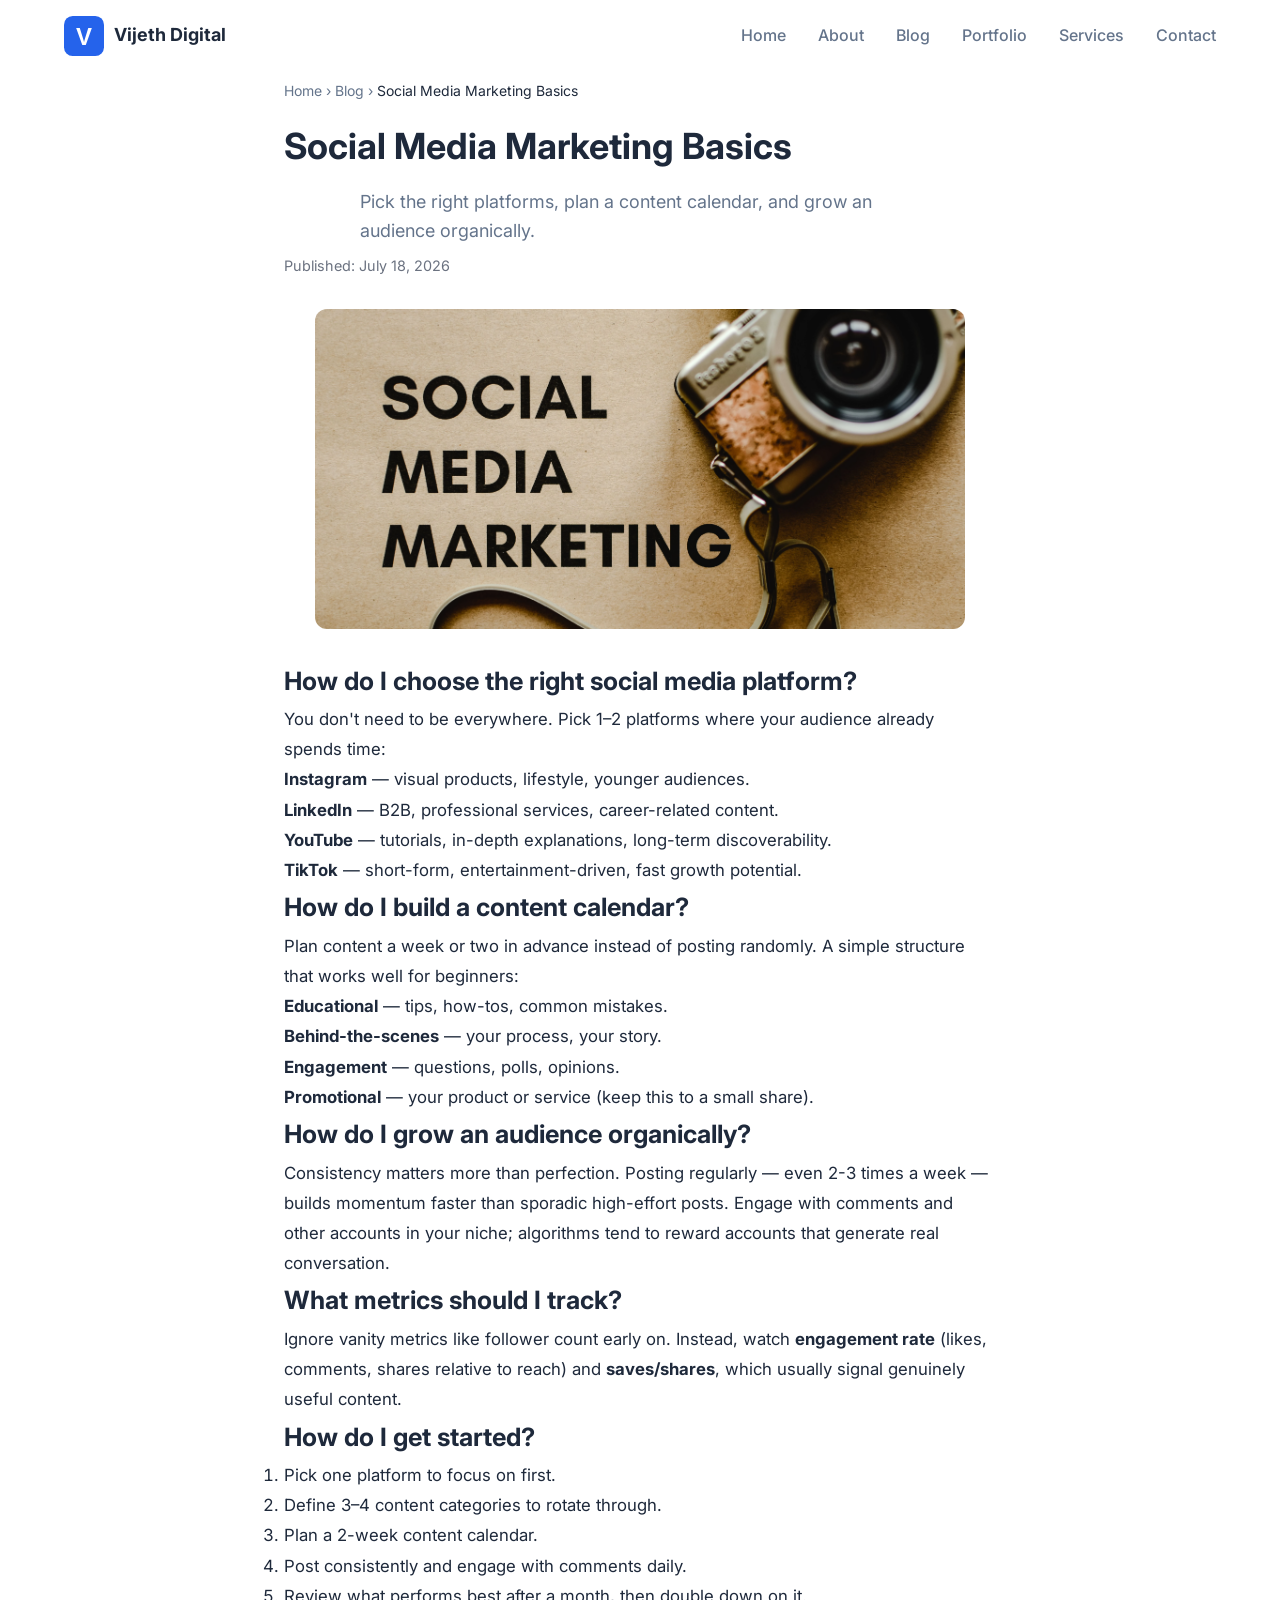
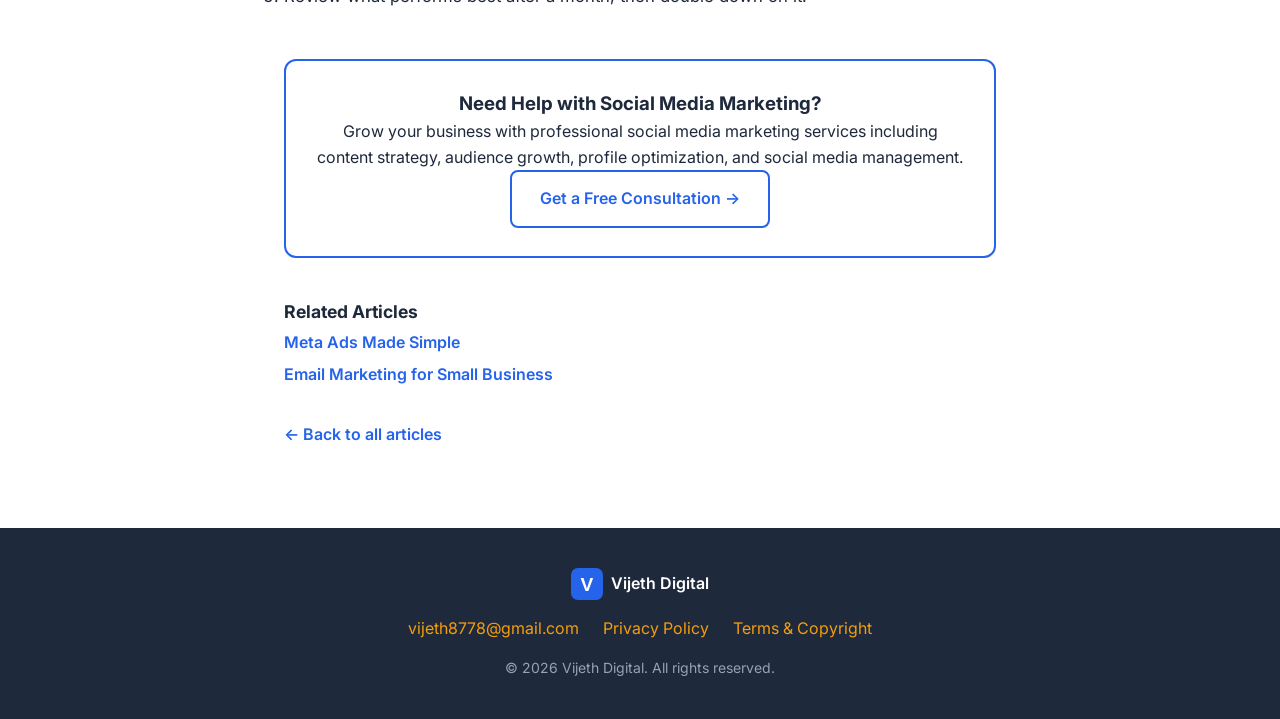
<file: social-media.html>
<!DOCTYPE html>
<html lang="en">
<head>
 <meta charset="UTF-8">
<link rel="dns-prefetch" href="https://www.googletagmanager.com">
<link rel="dns-prefetch" href="https://fonts.googleapis.com">
<link rel="preconnect" href="https://www.googletagmanager.com">
<link rel="preconnect" href="https://www.google-analytics.com">
 <link rel="preload" href="styles.min.css" as="style">
  <meta name="viewport" content="width=device-width, initial-scale=1.0">
  <meta name="theme-color" content="#2563eb">
  <meta name="description" content="Learn social media marketing basics: choosing platforms, building a content calendar, and growing an audience organically.">
  <meta name="keywords" content="Social Media Marketing, SMM, Social Media Strategy, Content Calendar, Organic Growth, Social Media Tips">
  <title>Social Media Marketing Basics | Vijeth Digital</title>
  <link rel="canonical" href="https://easy-to-learn-murex.vercel.app/social-media.html">
  <link rel="icon" href="/logo.svg" type="image/svg+xml">
  <meta name="robots" content="index, follow">
<meta property="og:title" content="Social Media Marketing Basics | Vijeth Digital">
<meta property="og:description" content="Learn social media marketing basics: choosing platforms, building a content calendar, and growing an audience organically.">
<meta property="og:image" content="https://easy-to-learn-murex.vercel.app/vijeth-digital-preview.jpg">
<meta property="og:url" content="https://easy-to-learn-murex.vercel.app/social-media.html">
<meta property="og:type" content="article">
  <meta property="og:site_name" content="Vijeth Digital">
<meta property="og:locale" content="en_US">
<meta property="og:image:width" content="1536">
<meta property="og:image:height" content="1024">
<meta property="og:image:type" content="image/jpeg">
<meta property="article:published_time" content="2026-07-18">
  <meta property="article:author" content="Vijeth Balakrishnan">
<meta name="twitter:card" content="summary_large_image">
<meta name="twitter:title" content="Social Media Marketing Basics | Vijeth Digital">
<meta name="twitter:description" content="Learn social media marketing basics: choosing platforms, building a content calendar, and growing an audience organically.">
<meta name="twitter:image" content="https://easy-to-learn-murex.vercel.app/vijeth-digital-preview.jpg">
  <meta name="twitter:image:alt" content="Social Media Marketing guide showing content planning and audience growth">
<meta name="twitter:url" content="https://easy-to-learn-murex.vercel.app/social-media.html">
  <link rel="preconnect" href="https://fonts.googleapis.com">
<link rel="preconnect" href="https://fonts.gstatic.com" crossorigin>
<link rel="stylesheet" href="https://fonts.googleapis.com/css2?family=Inter:wght@400;500;600;700&display=swap" media="print" onload="this.media='all'">
<noscript><link rel="stylesheet" href="https://fonts.googleapis.com/css2?family=Inter:wght@400;500;600;700&display=swap"></noscript>
  <link rel="stylesheet" href="/styles.min.css">
  <script type="application/ld+json">
{
  "@context": "https://schema.org",
  "@type": "Article",
  "headline": "Social Media Marketing Basics",
  "description": "Learn social media marketing basics: choosing platforms, building a content calendar, and growing an audience organically.",
  "image": [
    "https://easy-to-learn-murex.vercel.app/vijeth-digital-preview.jpg"
  ],
  "author": {
    "@type": "Person",
    "name": "Vijeth Balakrishnan"
  },
  "publisher": {
    "@type": "Organization",
    "name": "Vijeth Digital",
    "logo": {
      "@type": "ImageObject",
      "url": "https://easy-to-learn-murex.vercel.app/logo.svg"
    }
  },
  "mainEntityOfPage": {
    "@type": "WebPage",
    "@id": "https://easy-to-learn-murex.vercel.app/social-media.html"
  },
  "datePublished": "2026-07-18",
  "articleSection": "Social Media Marketing",
  "keywords": [
    "Social Media Marketing",
    "Content Calendar",
    "Organic Growth",
    "Instagram Marketing",
    "LinkedIn Marketing"
  ],
  "inLanguage": "en",
  "wordCount": 580,
  "articleBody": "Social media marketing helps businesses build their online presence through platforms like Instagram, LinkedIn, YouTube, and TikTok. Learn how to choose the right platform, create a content calendar, grow an audience organically, track engagement, and build a consistent social media strategy."
}
</script>
  <script type="application/ld+json">
{
  "@context": "https://schema.org",
  "@type": "FAQPage",
  "mainEntity": [
    {
      "@type": "Question",
      "name": "How do I choose the right social media platform?",
      "acceptedAnswer": {
        "@type": "Answer",
        "text": "Pick 1-2 platforms where your audience already spends time, such as Instagram for visual products, LinkedIn for B2B, YouTube for tutorials, or TikTok for fast organic growth."
      }
    },
    {
      "@type": "Question",
      "name": "How do I build a content calendar?",
      "acceptedAnswer": {
        "@type": "Answer",
        "text": "Plan content a week or two in advance using a mix of educational, behind-the-scenes, engagement, and promotional posts instead of posting randomly."
      }
    },
    {
      "@type": "Question",
      "name": "How do I grow an audience organically?",
      "acceptedAnswer": {
        "@type": "Answer",
        "text": "Post consistently, even just 2-3 times a week, and engage with comments and other accounts in your niche, since algorithms tend to reward accounts that generate real conversation."
      }
    },
    {
      "@type": "Question",
      "name": "What social media metrics should I track?",
      "acceptedAnswer": {
        "@type": "Answer",
        "text": "Watch engagement rate and saves or shares rather than follower count, since these usually signal genuinely useful content."
      }
    }
  ]
}
</script>
  <script type="application/ld+json">
{
  "@context": "https://schema.org",
  "@type": "BreadcrumbList",
  "itemListElement": [
    {
      "@type": "ListItem",
      "position": 1,
      "name": "Home",
      "item": "https://easy-to-learn-murex.vercel.app/"
    },
    {
      "@type": "ListItem",
      "position": 2,
      "name": "Blog",
      "item": "https://easy-to-learn-murex.vercel.app/blog.html"
    },
    {
      "@type": "ListItem",
      "position": 3,
      "name": "Social Media Marketing Basics",
      "item": "https://easy-to-learn-murex.vercel.app/social-media.html"
    }
  ]
}
</script>
</head>
<body>
  <header class="navbar" id="navbar">
    <div class="container navbar__inner">
      <a href="/" class="logo">
        <img src="logo.svg" alt="Vijeth Digital Logo" class="logo__icon" width="40" height="40">
        <span class="logo__text">Vijeth Digital</span>
      </a>
      <nav class="navbar__nav" id="navMenu">
        <a href="/" class="nav-link">Home</a>
        <a href="/#about" class="nav-link">About</a>
        <a href="blog.html" class="nav-link">Blog</a>
        <a href="portfolio.html" class="nav-link">Portfolio</a>
        <a href="/#services" class="nav-link">Services</a>
        <a href="/#contact" class="nav-link">Contact</a>
      </nav>
    </div>
  </header>

  <main>
    <section class="section">
      <div class="container" style="max-width: 760px;">
        <nav aria-label="Breadcrumb" style="font-size: 0.875rem; color: #64748b; margin-bottom: 1rem;">
          <a href="/" style="color: #64748b;">Home</a> ›
          <a href="blog.html" style="color: #64748b;">Blog</a> ›
          <span style="color: #1e293b;">Social Media Marketing Basics</span>
        </nav> 
      
        <h1 class="section-title">Social Media Marketing Basics</h1>
        <p class="section-subtitle" style="text-align:left; margin-bottom: 0.5rem;">
          Pick the right platforms, plan a content calendar, and grow an audience organically.
        </p>
        <p style="color: #6b7280; font-size: 0.9rem; margin-bottom: 2rem;">
          Published: July 18, 2026
        </p>
       <img
  src="social-media-marketing.webp"
  alt="Social Media Marketing guide showing content planning and audience growth"
  class="article-image"
  width="1200"
  height="630"
  loading="eager"
  fetchpriority="high">

        <article style="line-height: 1.8; font-size: 1.05rem;">

          <h2>How do I choose the right social media platform?</h2>
          <p>
            You don't need to be everywhere. Pick 1–2 platforms where your audience already
            spends time:
          </p>
          <ul>
            <li><strong>Instagram</strong> — visual products, lifestyle, younger audiences.</li>
            <li><strong>LinkedIn</strong> — B2B, professional services, career-related content.</li>
            <li><strong>YouTube</strong> — tutorials, in-depth explanations, long-term discoverability.</li>
            <li><strong>TikTok</strong> — short-form, entertainment-driven, fast growth potential.</li>
          </ul>

          <h2>How do I build a content calendar?</h2>
          <p>
            Plan content a week or two in advance instead of posting randomly. A simple
            structure that works well for beginners:
          </p>
          <ul>
            <li><strong>Educational</strong> — tips, how-tos, common mistakes.</li>
            <li><strong>Behind-the-scenes</strong> — your process, your story.</li>
            <li><strong>Engagement</strong> — questions, polls, opinions.</li>
            <li><strong>Promotional</strong> — your product or service (keep this to a small share).</li>
          </ul>

          <h2>How do I grow an audience organically?</h2>
          <p>
            Consistency matters more than perfection. Posting regularly — even 2-3 times a
            week — builds momentum faster than sporadic high-effort posts. Engage with
            comments and other accounts in your niche; algorithms tend to reward accounts
            that generate real conversation.
          </p>

          <h2>What metrics should I track?</h2>
          <p>
            Ignore vanity metrics like follower count early on. Instead, watch
            <strong>engagement rate</strong> (likes, comments, shares relative to reach) and
            <strong>saves/shares</strong>, which usually signal genuinely useful content.
          </p>

          <h2>How do I get started?</h2>
          <ol>
            <li>Pick one platform to focus on first.</li>
            <li>Define 3–4 content categories to rotate through.</li>
            <li>Plan a 2-week content calendar.</li>
            <li>Post consistently and engage with comments daily.</li>
            <li>Review what performs best after a month, then double down on it.</li>
          </ol>

        </article>
        <div style="margin-top: 3rem; padding: 1.75rem; border: 2px solid #2563eb; border-radius: 12px; text-align: center;">
          <h3>Need Help with Social Media Marketing?</h3>
         <p>Grow your business with professional social media marketing services including content strategy, audience growth, profile optimization, and social media management.</p>
         <a href="/#contact" class="btn btn-outline btn-lg">
  Get a Free Consultation →
</a>
        </div>

        <div style="margin-top: 2.5rem;">
          <h3 style="font-size: 1.1rem;">Related Articles</h3>
          <ul style="line-height: 2;">
            <li><a href="meta-ads.html" class="course-card__link">Meta Ads Made Simple</a></li>
            <li><a href="email-marketing.html" class="course-card__link"> Email Marketing for Small Business</a></li>
          </ul>
        </div>

        <p style="margin-top: 2rem;">
          <a href="blog.html" class="course-card__link">← Back to all articles</a>
        </p>

      </div>
    </section>
  </main>

  <footer class="footer">
    <div class="container footer__inner">
      <div class="footer__brand">
        <img src="logo.svg" alt="Vijeth Digital Logo" class="logo__icon" width="32" height="32">
        <span>Vijeth Digital</span>
      </div>
     <div class="footer__links">
  <a href="mailto:vijeth8778@gmail.com">vijeth8778@gmail.com</a>
  <a href="privacy-policy.html">Privacy Policy</a>
       <a href="terms-and-copyright.html">Terms & Copyright</a>
</div>
      <p class="footer__copy">&copy; 2026 Vijeth Digital. All rights reserved.</p>
    </div>
  </footer>
  <script src="main.min.js" defer></script>
  <script async defer src="https://www.googletagmanager.com/gtag/js?id=G-7C42LFZFBS"></script>
  <script>
    window.dataLayer = window.dataLayer || [];
    function gtag(){dataLayer.push(arguments);}
    gtag('js', new Date());
    gtag('config', 'G-7C42LFZFBS');
  </script>
</body>
</html>
</file>
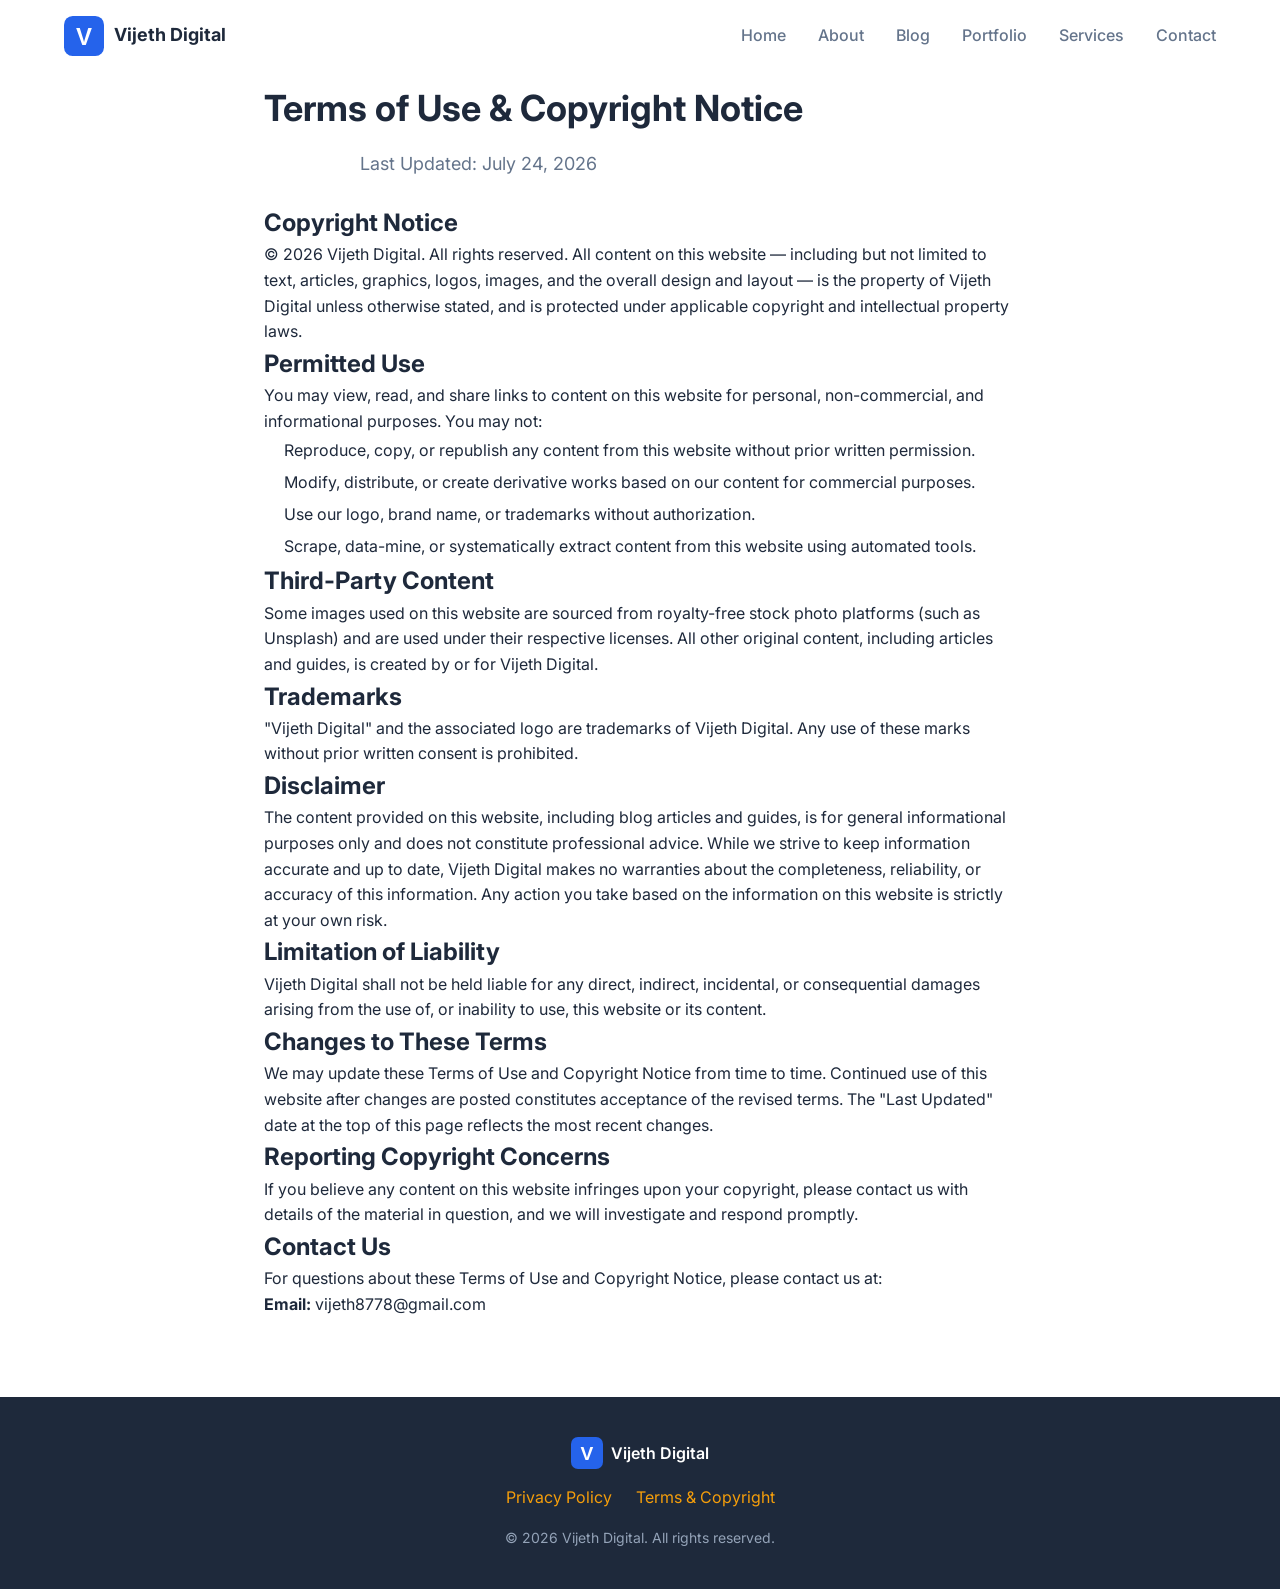
<file: terms-and-copyright.html>
<!DOCTYPE html>
<html lang="en">
<head>
  <meta charset="UTF-8">
  <meta name="viewport" content="width=device-width, initial-scale=1.0">
  <meta name="theme-color" content="#2563eb">

  <title>Terms of Use & Copyright | Vijeth Digital</title>

  <meta name="description" content="Read the Terms of Use and Copyright Notice for Vijeth Digital, covering website content ownership, permitted use, and intellectual property.">

  <link rel="canonical" href="https://easy-to-learn-murex.vercel.app/terms-and-copyright.html">

  <meta name="robots" content="index,follow">

  <meta property="og:title" content="Terms of Use & Copyright | Vijeth Digital">
  <meta property="og:description" content="Terms of Use and Copyright Notice for Vijeth Digital's website content.">
  <meta property="og:image" content="https://easy-to-learn-murex.vercel.app/vijeth-digital-preview.jpg">
  <meta property="og:url" content="https://easy-to-learn-murex.vercel.app/terms-and-copyright.html">
  <meta property="og:type" content="website">

  <meta name="twitter:card" content="summary_large_image">
  <meta name="twitter:title" content="Terms of Use & Copyright | Vijeth Digital">
  <meta name="twitter:description" content="Terms of Use and Copyright Notice for Vijeth Digital's website content.">
  <meta name="twitter:image" content="https://easy-to-learn-murex.vercel.app/vijeth-digital-preview.jpg">

  <link rel="icon" href="logo.svg" type="image/svg+xml">

 <link rel="preconnect" href="https://fonts.googleapis.com">
<link rel="preconnect" href="https://fonts.gstatic.com" crossorigin>
<link rel="stylesheet" href="https://fonts.googleapis.com/css2?family=Inter:wght@400;500;600;700&display=swap" media="print" onload="this.media='all'">
<noscript><link rel="stylesheet" href="https://fonts.googleapis.com/css2?family=Inter:wght@400;500;600;700&display=swap"></noscript>
  <link rel="stylesheet" href="/styles.min.css">
</head>

<body>

<header class="navbar">
  <div class="container navbar__inner">
    <a href="/" class="logo">
      <img src="logo.svg" alt="Vijeth Digital Logo" class="logo__icon" width="40" height="40">
      <span class="logo__text">Vijeth Digital</span>
    </a>
    <nav class="navbar__nav">
      <a href="/" class="nav-link">Home</a>
        <a href="/#about" class="nav-link">About</a>
        <a href="blog.html" class="nav-link">Blog</a>
        <a href="portfolio.html" class="nav-link">Portfolio</a>
        <a href="/#services" class="nav-link">Services</a>
        <a href="/#contact" class="nav-link">Contact</a>
    </nav>
  </div>
</header>

<main>
<section class="section">
<div class="container" style="max-width:800px;">

<h1 class="section-title">Terms of Use & Copyright Notice</h1>

<p class="section-subtitle" style="text-align:left;">
Last Updated: July 24, 2026
</p>

<br>

<h2>Copyright Notice</h2>

<p>
© 2026 Vijeth Digital. All rights reserved. All content on this website — including but not limited to text, articles, graphics, logos, images, and the overall design and layout — is the property of Vijeth Digital unless otherwise stated, and is protected under applicable copyright and intellectual property laws.
</p>

<h2>Permitted Use</h2>

<p>
You may view, read, and share links to content on this website for personal, non-commercial, and informational purposes. You may not:
</p>

<ul style="margin-left:20px; line-height:2;">
<li>Reproduce, copy, or republish any content from this website without prior written permission.</li>
<li>Modify, distribute, or create derivative works based on our content for commercial purposes.</li>
<li>Use our logo, brand name, or trademarks without authorization.</li>
<li>Scrape, data-mine, or systematically extract content from this website using automated tools.</li>
</ul>

<h2>Third-Party Content</h2>

<p>
Some images used on this website are sourced from royalty-free stock photo platforms (such as Unsplash) and are used under their respective licenses. All other original content, including articles and guides, is created by or for Vijeth Digital.
</p>

<h2>Trademarks</h2>

<p>
"Vijeth Digital" and the associated logo are trademarks of Vijeth Digital. Any use of these marks without prior written consent is prohibited.
</p>

<h2>Disclaimer</h2>

<p>
The content provided on this website, including blog articles and guides, is for general informational purposes only and does not constitute professional advice. While we strive to keep information accurate and up to date, Vijeth Digital makes no warranties about the completeness, reliability, or accuracy of this information. Any action you take based on the information on this website is strictly at your own risk.
</p>

<h2>Limitation of Liability</h2>

<p>
Vijeth Digital shall not be held liable for any direct, indirect, incidental, or consequential damages arising from the use of, or inability to use, this website or its content.
</p>

<h2>Changes to These Terms</h2>

<p>
We may update these Terms of Use and Copyright Notice from time to time. Continued use of this website after changes are posted constitutes acceptance of the revised terms. The "Last Updated" date at the top of this page reflects the most recent changes.
</p>

<h2>Reporting Copyright Concerns</h2>

<p>
If you believe any content on this website infringes upon your copyright, please contact us with details of the material in question, and we will investigate and respond promptly.
</p>

<h2>Contact Us</h2>

<p>
For questions about these Terms of Use and Copyright Notice, please contact us at:
</p>

<p>
<strong>Email:</strong>
<a href="mailto:vijeth8778@gmail.com">vijeth8778@gmail.com</a>
</p>

</div>
</section>
</main>

<footer class="footer">
<div class="container footer__inner">
  <div class="footer__brand">
    <img src="logo.svg" alt="Vijeth Digital Logo" width="32" height="32">
    <span>Vijeth Digital</span>
  </div>
  <div class="footer__links">
    <a href="privacy-policy.html">Privacy Policy</a>
    <a href="terms-and-copyright.html">Terms & Copyright</a>
  </div>
  <p class="footer__copy">
    © 2026 Vijeth Digital. All rights reserved.
  </p>
</div>
</footer>

</body>
</html>
</file>
<file: styles.min.css>
*,*::before,*::after{box-sizing:border-box;margin:0;padding:0}

:root{
  --color-primary:#2563eb;
  --color-primary-dark:#1d4ed8;
  --color-accent:#f59e0b;
  --color-bg:#ffffff;
  --color-bg-alt:#f8fafc;
  --color-text:#1e293b;
  --color-text-muted:#64748b;
  --color-border:#e2e8f0;
  --color-error:#dc2626;
  --color-success:#16a34a;
  --font-family:'Inter',system-ui,-apple-system,sans-serif;
  --container-max:1200px;
  --navbar-height:72px;
  --section-padding:5rem 0;
  --radius:8px;
  --radius-lg:12px;
  --shadow:0 4px 6px -1px rgb(0 0 0 / 0.1),0 2px 4px -2px rgb(0 0 0 / 0.1);
  --shadow-lg:0 10px 15px -3px rgb(0 0 0 / 0.1),0 4px 6px -4px rgb(0 0 0 / 0.1);
  --transition:0.2s ease
}

/* Lightweight CSS 3D SEO growth engine */
.growth-engine{width:min(100%,420px);height:290px;position:relative;display:grid;place-items:center;perspective:900px;isolation:isolate}.growth-engine__glow{position:absolute;width:240px;height:240px;border-radius:50%;background:radial-gradient(circle,rgba(96,165,250,.4) 0%,rgba(124,58,237,.14) 42%,transparent 70%);filter:blur(8px);animation:engine-pulse 5s ease-in-out infinite}.growth-engine__plane{width:240px;height:170px;position:relative;transform:rotateX(57deg) rotateZ(-35deg);transform-style:preserve-3d;border:1px solid rgba(37,99,235,.45);border-radius:18px;background:linear-gradient(rgba(37,99,235,.12) 1px,transparent 1px),linear-gradient(90deg,rgba(37,99,235,.12) 1px,transparent 1px),linear-gradient(135deg,rgba(255,255,255,.92),rgba(219,234,254,.72));background-size:25px 25px,25px 25px,auto;box-shadow:22px 32px 45px rgba(30,64,175,.2),inset 0 0 28px rgba(255,255,255,.75);animation:engine-float 6s ease-in-out infinite}.growth-engine__axis{position:absolute;background:linear-gradient(90deg,#2563eb,#7c3aed);border-radius:999px;box-shadow:0 0 12px rgba(37,99,235,.55)}.growth-engine__axis--x{width:166px;height:5px;left:26px;bottom:30px}.growth-engine__axis--y{width:5px;height:112px;left:27px;bottom:29px}.growth-engine__bar{position:absolute;bottom:35px;width:27px;border-radius:7px 7px 3px 3px;background:linear-gradient(180deg,#60a5fa,#2563eb 68%,#1e40af);box-shadow:9px 9px 0 rgba(30,64,175,.25),0 0 15px rgba(37,99,235,.3);transform:translateZ(18px)}.growth-engine__bar--one{height:47px;left:65px}.growth-engine__bar--two{height:76px;left:108px;background:linear-gradient(180deg,#818cf8,#4f46e5 68%,#3730a3)}.growth-engine__bar--three{height:113px;left:151px;background:linear-gradient(180deg,#fbbf24,#f59e0b 68%,#d97706)}.growth-engine__arrow{position:absolute;right:21px;top:8px;color:#7c3aed;font-size:4rem;font-weight:700;line-height:1;text-shadow:0 7px 14px rgba(124,58,237,.24);transform:translateZ(34px) rotate(35deg)}.growth-engine__tag{position:absolute;z-index:1;padding:.45rem .75rem;border:1px solid rgba(255,255,255,.72);border-radius:999px;background:rgba(255,255,255,.85);box-shadow:0 10px 24px rgba(30,64,175,.15);color:#1e3a8a;font-size:.75rem;font-weight:700;letter-spacing:.04em;text-transform:uppercase;backdrop-filter:blur(8px)}.growth-engine__tag--seo{top:32px;left:28px;animation:tag-drift 5s ease-in-out infinite}.growth-engine__tag--traffic{right:12px;top:83px;animation:tag-drift 5s ease-in-out .8s infinite}.growth-engine__tag--leads{left:45px;bottom:21px;color:#92400e;animation:tag-drift 5s ease-in-out 1.5s infinite}.hero__metrics{display:flex;width:100%;gap:1rem;justify-content:center}.hero__metrics .hero__card{width:min(50%,190px);padding:1.25rem}@keyframes engine-float{0%,100%{transform:rotateX(57deg) rotateZ(-35deg) translateY(0)}50%{transform:rotateX(57deg) rotateZ(-35deg) translateY(-10px)}}@keyframes engine-pulse{0%,100%{transform:scale(.94);opacity:.72}50%{transform:scale(1.08);opacity:1}}@keyframes tag-drift{0%,100%{transform:translateY(0)}50%{transform:translateY(-7px)}}@media(max-width:768px){.growth-engine{height:255px}.hero__metrics{max-width:420px}}@media(prefers-reduced-motion:reduce){.growth-engine__glow,.growth-engine__plane,.growth-engine__tag{animation:none}}

/* Base */
html{scroll-behavior:smooth}
body{font-family:var(--font-family);font-size:1rem;line-height:1.6;color:var(--color-text);background:var(--color-bg)}
img{display:block;max-width:100%}
a{color:inherit;text-decoration:none}
ul{list-style:none}
button{font-family:inherit;cursor:pointer;border:none;background:none}

/* Layout */
.container{width:100%;max-width:var(--container-max);margin:0 auto;padding:0 1.5rem}
.section{padding:var(--section-padding)}
.section--alt{background:var(--color-bg-alt)}
.section-header{text-align:center;margin-bottom:3rem}
.section-title{font-size:2.25rem;font-weight:700;color:var(--color-text);margin-bottom:0.75rem}
.section-subtitle{font-size:1.125rem;color:var(--color-text-muted);max-width:560px;margin:0 auto}

/* Buttons */
.btn{display:inline-flex;align-items:center;justify-content:center;padding:0.625rem 1.25rem;font-size:0.9375rem;font-weight:600;border-radius:var(--radius);transition:background var(--transition),color var(--transition),border-color var(--transition),transform var(--transition)}
.btn:focus-visible{outline:2px solid var(--color-primary);outline-offset:2px}
.btn-primary{background:var(--color-primary);color:#fff}
.btn-primary:hover{background:var(--color-primary-dark);transform:translateY(-1px)}
.btn-outline{background:transparent;color:var(--color-primary);border:2px solid var(--color-primary)}
.btn-outline:hover{background:var(--color-primary);color:#fff}
.btn-lg{padding:0.875rem 1.75rem;font-size:1rem}
.btn-block{width:100%}

/* Navbar */
.navbar{position:fixed;top:0;left:0;right:0;z-index:1000;height:var(--navbar-height);background:rgba(255,255,255,0.95);backdrop-filter:blur(8px);border-bottom:1px solid transparent;transition:height var(--transition),box-shadow var(--transition),border-color var(--transition)}
.navbar--scrolled{height:60px;box-shadow:var(--shadow);border-bottom-color:var(--color-border)}
.navbar__inner{display:flex;align-items:center;justify-content:space-between;height:100%}
.logo{display:flex;align-items:center;gap:0.625rem;font-weight:700;font-size:1.125rem;color:var(--color-text);transition:opacity var(--transition)}
.logo:hover{opacity:0.85}
.logo__icon{flex-shrink:0}
.navbar__nav{display:flex;align-items:center;gap:2rem}
.nav-link{font-weight:500;color:var(--color-text-muted);transition:color var(--transition);position:relative}
.nav-link:hover,.nav-link.active{color:var(--color-primary)}
.nav-link.active::after{content:'';position:absolute;bottom:-4px;left:0;right:0;height:2px;background:var(--color-primary);border-radius:1px}
.navbar__toggle{display:none;flex-direction:column;justify-content:center;gap:5px;width:32px;height:32px;padding:4px}
.navbar__toggle-bar{display:block;width:100%;height:2px;background:var(--color-text);border-radius:2px;transition:transform var(--transition),opacity var(--transition)}
.navbar__toggle[aria-expanded="true"] .navbar__toggle-bar:nth-child(1){transform:translateY(7px) rotate(45deg)}
.navbar__toggle[aria-expanded="true"] .navbar__toggle-bar:nth-child(2){opacity:0}
.navbar__toggle[aria-expanded="true"] .navbar__toggle-bar:nth-child(3){transform:translateY(-7px) rotate(-45deg)}

/* Hero */
.hero{padding-top:calc(var(--navbar-height) + 4rem);padding-bottom:5rem;background:linear-gradient(135deg,#eff6ff 0%,#f8fafc 50%,#fff 100%);min-height:90vh;display:flex;align-items:center}
.hero__inner{display:grid;grid-template-columns:1fr 1fr;gap:3rem;align-items:center}
.hero__eyebrow{font-size:0.875rem;font-weight:600;text-transform:uppercase;letter-spacing:0.05em;color:var(--color-primary);margin-bottom:1rem}
.hero__title{font-size:3rem;font-weight:700;line-height:1.15;margin-bottom:1.25rem;color:var(--color-text)}
.hero__subtitle{font-size:1.125rem;color:var(--color-text-muted);margin-bottom:2rem;max-width:520px}
.hero__actions{display:flex;flex-wrap:wrap;gap:1rem}
.hero__visual{display:flex;flex-direction:column;gap:1.5rem;align-items:flex-end}
.hero__card{background:#fff;padding:2rem 2.5rem;border-radius:var(--radius-lg);box-shadow:var(--shadow-lg);text-align:center;min-width:200px}
.hero__card--accent{align-self:flex-start;border:2px solid var(--color-accent)}
.hero__stat{display:block;font-size:2.5rem;font-weight:700;color:var(--color-primary);line-height:1}
.hero__card--accent .hero__stat{color:var(--color-accent)}
.hero__stat-label{font-size:0.875rem;color:var(--color-text-muted);margin-top:0.5rem}

/* About */
.about__grid{display:grid;grid-template-columns:1fr 1fr;gap:3rem;align-items:center}
.about__content p{color:var(--color-text-muted);margin-bottom:1rem}
.about__content p strong{color:var(--color-text)}
.about__list{margin-top:1.5rem}
.about__list li{position:relative;padding-left:1.5rem;margin-bottom:0.75rem;color:var(--color-text-muted)}
.about__list li::before{content:'✓';position:absolute;left:0;color:var(--color-primary);font-weight:700}
.about__icon-grid{display:grid;grid-template-columns:1fr 1fr;gap:1.25rem}
.about__icon-item{background:var(--color-bg-alt);border:1px solid var(--color-border);border-radius:var(--radius-lg);padding:1.75rem;text-align:center;transition:transform var(--transition),box-shadow var(--transition)}
.about__icon-item:hover{transform:translateY(-4px);box-shadow:var(--shadow)}
.about__icon{display:block;font-size:2rem;margin-bottom:0.5rem}
.about__icon-item span:last-child{font-weight:600;font-size:0.9375rem;color:var(--color-text)}

/* Courses */
.courses__grid{display:grid;grid-template-columns:repeat(3,1fr);gap:1.5rem}
.course-card{background:#fff;border:1px solid var(--color-border);border-radius:var(--radius-lg);padding:1.75rem;display:flex;flex-direction:column;transition:transform var(--transition),box-shadow var(--transition)}
.course-card:hover{transform:translateY(-4px);box-shadow:var(--shadow-lg)}
.course-card__badges{display:flex;gap:0.5rem;margin-bottom:1rem}
.badge{font-size:0.75rem;font-weight:600;padding:0.25rem 0.625rem;border-radius:999px;background:#eff6ff;color:var(--color-primary)}
.badge--level{background:#fef3c7;color:#b45309}
.course-card__title{font-size:1.25rem;font-weight:600;margin-bottom:0.75rem;color:var(--color-text)}
.course-card__desc{font-size:0.9375rem;color:var(--color-text-muted);flex:1;margin-bottom:1.25rem}
.course-card__link{font-weight:600;color:var(--color-primary);text-align:left;padding:0;transition:color var(--transition)}
.course-card__link:hover{color:var(--color-primary-dark)}
.view-all-wrapper{text-align:center;margin-top:2.5rem}
.view-all-btn{display:inline-block;padding:0.75rem 1.75rem;border:2px solid var(--color-primary);color:var(--color-primary);border-radius:var(--radius);font-weight:600;transition:background var(--transition),color var(--transition)}
.view-all-btn:hover{background:var(--color-primary);color:#fff}

/* Contact */
.contact__wrapper{max-width:560px;margin:0 auto}
.contact-form{background:#fff;border:1px solid var(--color-border);border-radius:var(--radius-lg);padding:2rem;box-shadow:var(--shadow)}
.form-group{margin-bottom:1.25rem}
.form-group label{display:block;font-weight:500;margin-bottom:0.375rem;font-size:0.9375rem}
.required{color:var(--color-error)}
.form-group input,.form-group select,.form-group textarea{width:100%;padding:0.75rem 1rem;font-family:inherit;font-size:1rem;border:1px solid var(--color-border);border-radius:var(--radius);background:#fff;color:var(--color-text);transition:border-color var(--transition),box-shadow var(--transition)}
.form-group input:focus,.form-group select:focus,.form-group textarea:focus{outline:none;border-color:var(--color-primary);box-shadow:0 0 0 3px rgb(37 99 235 / 0.15)}
.form-group input.error,.form-group textarea.error{border-color:var(--color-error)}
.form-error{display:block;font-size:0.8125rem;color:var(--color-error);margin-top:0.25rem;min-height:1.25rem}
.form-success{background:#fff;border:1px solid var(--color-border);border-radius:var(--radius-lg);padding:3rem 2rem;text-align:center;box-shadow:var(--shadow)}
.form-success__icon{width:64px;height:64px;margin:0 auto 1.25rem;background:#dcfce7;color:var(--color-success);font-size:2rem;font-weight:700;border-radius:50%;display:flex;align-items:center;justify-content:center}
.form-success h3{font-size:1.5rem;margin-bottom:0.75rem}
.form-success p{color:var(--color-text-muted);margin-bottom:1.5rem}
#contact a{color:inherit;text-decoration:none}
#contact a:hover{color:var(--color-primary)}

/* FAQ */
.faq-list{display:flex;flex-direction:column;gap:1rem}
.faq-item{background:#fff;border:1px solid var(--color-border);border-radius:var(--radius-lg);padding:0;overflow:hidden}
.faq-question{list-style:none;cursor:pointer;padding:1.25rem 1.5rem;font-size:1.05rem;font-weight:600;color:var(--color-text);display:flex;justify-content:space-between;align-items:center;transition:background var(--transition)}
.faq-question::-webkit-details-marker{display:none}
.faq-question:hover{background:var(--color-bg-alt)}
.faq-icon{font-size:1.5rem;color:var(--color-primary);font-weight:400;transition:transform var(--transition);flex-shrink:0;margin-left:1rem}
.faq-item[open] .faq-icon{transform:rotate(45deg)}
.faq-answer{padding:0 1.5rem 1.5rem;color:var(--color-text-muted);line-height:1.7;margin:0}

/* Blog */
.article-image{width:100%;max-width:650px;height:320px;object-fit:cover;border-radius:var(--radius-lg);display:block;margin:20px auto 30px}

/* Error Page */
.error-icon{font-size:90px;margin-bottom:20px}
.error-code{font-size:90px;color:var(--color-primary);margin-bottom:10px}
.error-title{font-size:40px;margin-bottom:20px}

/* Footer */
.footer{background:var(--color-text);color:#94a3b8;padding:2.5rem 0}
.footer__inner{display:flex;flex-direction:column;align-items:center;gap:1rem;text-align:center}
.footer__brand{display:flex;align-items:center;gap:0.5rem;font-weight:600;color:#fff}
.footer__contact p{margin:5px 0}
.footer__contact a{color:#fff;text-decoration:none}
.footer__contact a:hover{color:#0A66C2}
.footer__links a{margin:0 10px;color:var(--color-accent);text-decoration:none;transition:opacity var(--transition)}
.footer__links a:hover{opacity:0.85}
.footer__copy{font-size:0.875rem}
.footer__linkedin{display:inline-flex;align-items:center;gap:8px;background:#0077b5;color:#fff;padding:8px 16px;border-radius:6px;text-decoration:none;font-size:14px;font-weight:500;margin-top:8px;transition:background var(--transition)}
.footer__linkedin:hover{background:#005f8f}

/* Responsive — Tablet */
@media (max-width:768px){
  .hero__inner{grid-template-columns:1fr;text-align:center}
  .hero__subtitle{margin-left:auto;margin-right:auto}
  .hero__actions{justify-content:center}
  .hero__visual{align-items:center;flex-direction:row;justify-content:center}
  .hero__title{font-size:2.25rem}
  .about__grid{grid-template-columns:1fr}
  .courses__grid{grid-template-columns:repeat(2,1fr)}
  .section-title{font-size:1.875rem}
}

/* Responsive — Mobile */
@media (max-width:480px){
  :root{--section-padding:3.5rem 0}
  .navbar__toggle{display:flex}
  .navbar__nav{position:fixed;top:var(--navbar-height);left:0;right:0;flex-direction:column;align-items:stretch;gap:0;background:#fff;border-bottom:1px solid var(--color-border);box-shadow:var(--shadow-lg);padding:1rem 1.5rem;transform:translateY(-100%);opacity:0;visibility:hidden;transition:transform var(--transition),opacity var(--transition),visibility var(--transition)}
  .navbar__nav.open{transform:translateY(0);opacity:1;visibility:visible}
  .navbar__nav .nav-link,.navbar__nav .btn{padding:0.875rem 0;text-align:center}
  .navbar__nav .btn{margin-top:0.5rem}
  .nav-link.active::after{display:none}
  .hero{min-height:auto;padding-top:calc(var(--navbar-height) + 2rem);padding-bottom:3rem}
  .hero__title{font-size:1.875rem}
  .hero__visual{flex-direction:column}
  .hero__card{width:100%;min-width:unset}
  .hero__card--accent{align-self:center}
  .courses__grid{grid-template-columns:1fr}
  .about__icon-grid{grid-template-columns:1fr 1fr}
  .error-icon{font-size:50px}
  .error-code{font-size:48px}
  .error-title{font-size:24px}
}

@media(max-width:768px){.hero__visual{flex-direction:column}.hero__metrics{flex-wrap:wrap}}@media(max-width:480px){.hero__metrics .hero__card{width:calc(50% - .5rem)}}
</file>
